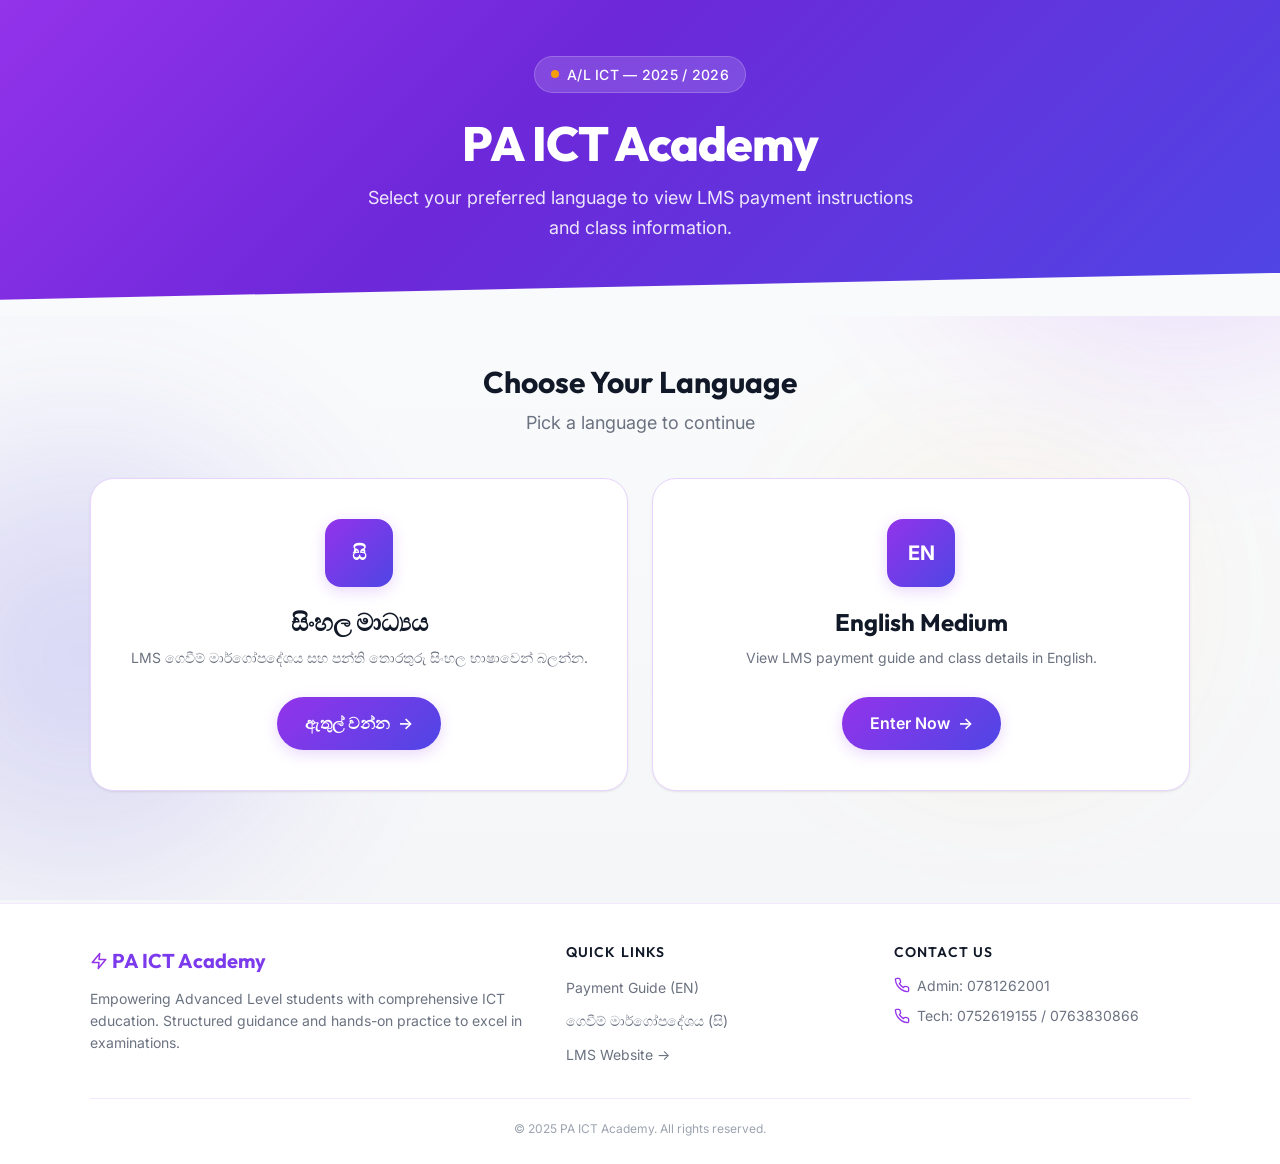
<file: index.html>
<!DOCTYPE html>
<html lang="en">

<head>
  <meta charset="UTF-8">
  <meta name="viewport" content="width=device-width, initial-scale=1.0">
  <meta name="description"
    content="PA ICT Academy — A/L ICT Student Portal. Payment information, LMS guide, and class details.">
  <title>PA ICT Academy | Student Payment Portal</title>
  <link rel="stylesheet" href="css/styles.css">
  <link rel="icon"
    href="data:image/svg+xml,<svg xmlns='http://www.w3.org/2000/svg' viewBox='0 0 100 100'><text y='.9em' font-size='90'>⚡</text></svg>">
</head>

<body>

  <div class="bg-shapes">
    <div class="shape shape-1"></div>
    <div class="shape shape-2"></div>
    <div class="shape shape-3"></div>
  </div>

  <!-- Hero -->
  <section class="hero hero-clip">
    <div class="container container--wide hero__content" style="text-align:center;">
      <div class="hero__badge" style="margin-inline:auto;">
        <span class="dot"></span>
        A/L ICT — 2025 / 2026
      </div>
      <h1 class="hero__title">PA ICT Academy</h1>
      <p class="hero__subtitle" style="margin-inline:auto;">
        Select your preferred language to view LMS payment instructions and class information.
      </p>
    </div>
  </section>

  <!-- Language Selection -->
  <section class="lang-section">
    <div class="container container--wide">
      <div class="lang-section__heading reveal">
        <h2>Choose Your Language</h2>
        <p>Pick a language to continue</p>
      </div>

      <div class="lang-grid">
        <div class="lang-card reveal reveal-delay-1">
          <div class="lang-card__icon">සි</div>
          <h3 class="lang-card__title">සිංහල මාධ්‍යය</h3>
          <p class="lang-card__desc">
            LMS ගෙවීම් මාර්ගෝපදේශය සහ පන්ති තොරතුරු සිංහල භාෂාවෙන් බලන්න.
          </p>
          <a href="si.html" class="btn btn--primary" id="btn-sinhala">
            ඇතුල් වන්න <span class="btn__arrow">→</span>
          </a>
        </div>

        <div class="lang-card reveal reveal-delay-2">
          <div class="lang-card__icon">EN</div>
          <h3 class="lang-card__title">English Medium</h3>
          <p class="lang-card__desc">
            View LMS payment guide and class details in English.
          </p>
          <a href="en.html" class="btn btn--primary" id="btn-english">
            Enter Now <span class="btn__arrow">→</span>
          </a>
        </div>
      </div>
    </div>
  </section>

  <!-- Footer -->
  <footer class="footer">
    <div class="container container--wide">
      <div class="footer__grid">
        <div>
          <div class="footer__brand-name">
            <svg width="18" height="18" viewBox="0 0 24 24" fill="none" stroke="#9333ea" stroke-width="2"
              stroke-linecap="round" stroke-linejoin="round" style="vertical-align:-2px;">
              <polygon points="13 2 3 14 12 14 11 22 21 10 12 10 13 2" />
            </svg>
            PA ICT Academy
          </div>
          <p class="footer__brand-desc">
            Empowering Advanced Level students with comprehensive ICT education. Structured guidance and hands-on
            practice to excel in examinations.
          </p>
        </div>
        <div>
          <h4 class="footer__heading">Quick Links</h4>
          <ul class="footer__links">
            <li><a href="en.html">Payment Guide (EN)</a></li>
            <li><a href="si.html">ගෙවීම් මාර්ගෝපදේශය (සි)</a></li>
            <li><a href="https://pasinduathukorala.lk" target="_blank">LMS Website →</a></li>
          </ul>
        </div>
        <div>
          <h4 class="footer__heading">Contact Us</h4>
          <div class="footer__contact-item">
            <svg viewBox="0 0 24 24" fill="none" stroke="currentColor" stroke-width="2">
              <path
                d="M22 16.92v3a2 2 0 01-2.18 2 19.79 19.79 0 01-8.63-3.07 19.5 19.5 0 01-6-6 19.79 19.79 0 01-3.07-8.67A2 2 0 014.11 2h3a2 2 0 012 1.72c.127.96.361 1.903.7 2.81a2 2 0 01-.45 2.11L8.09 9.91a16 16 0 006 6l1.27-1.27a2 2 0 012.11-.45c.907.339 1.85.573 2.81.7A2 2 0 0122 16.92z" />
            </svg>
            <span>Admin: 0781262001</span>
          </div>
          <div class="footer__contact-item">
            <svg viewBox="0 0 24 24" fill="none" stroke="currentColor" stroke-width="2">
              <path
                d="M22 16.92v3a2 2 0 01-2.18 2 19.79 19.79 0 01-8.63-3.07 19.5 19.5 0 01-6-6 19.79 19.79 0 01-3.07-8.67A2 2 0 014.11 2h3a2 2 0 012 1.72c.127.96.361 1.903.7 2.81a2 2 0 01-.45 2.11L8.09 9.91a16 16 0 006 6l1.27-1.27a2 2 0 012.11-.45c.907.339 1.85.573 2.81.7A2 2 0 0122 16.92z" />
            </svg>
            <span>Tech: 0752619155 / 0763830866</span>
          </div>
        </div>
      </div>
      <div class="footer__bottom">
        &copy; 2025 PA ICT Academy. All rights reserved.
      </div>
    </div>
  </footer>

  <script src="js/app.js"></script>
</body>

</html>
</file>
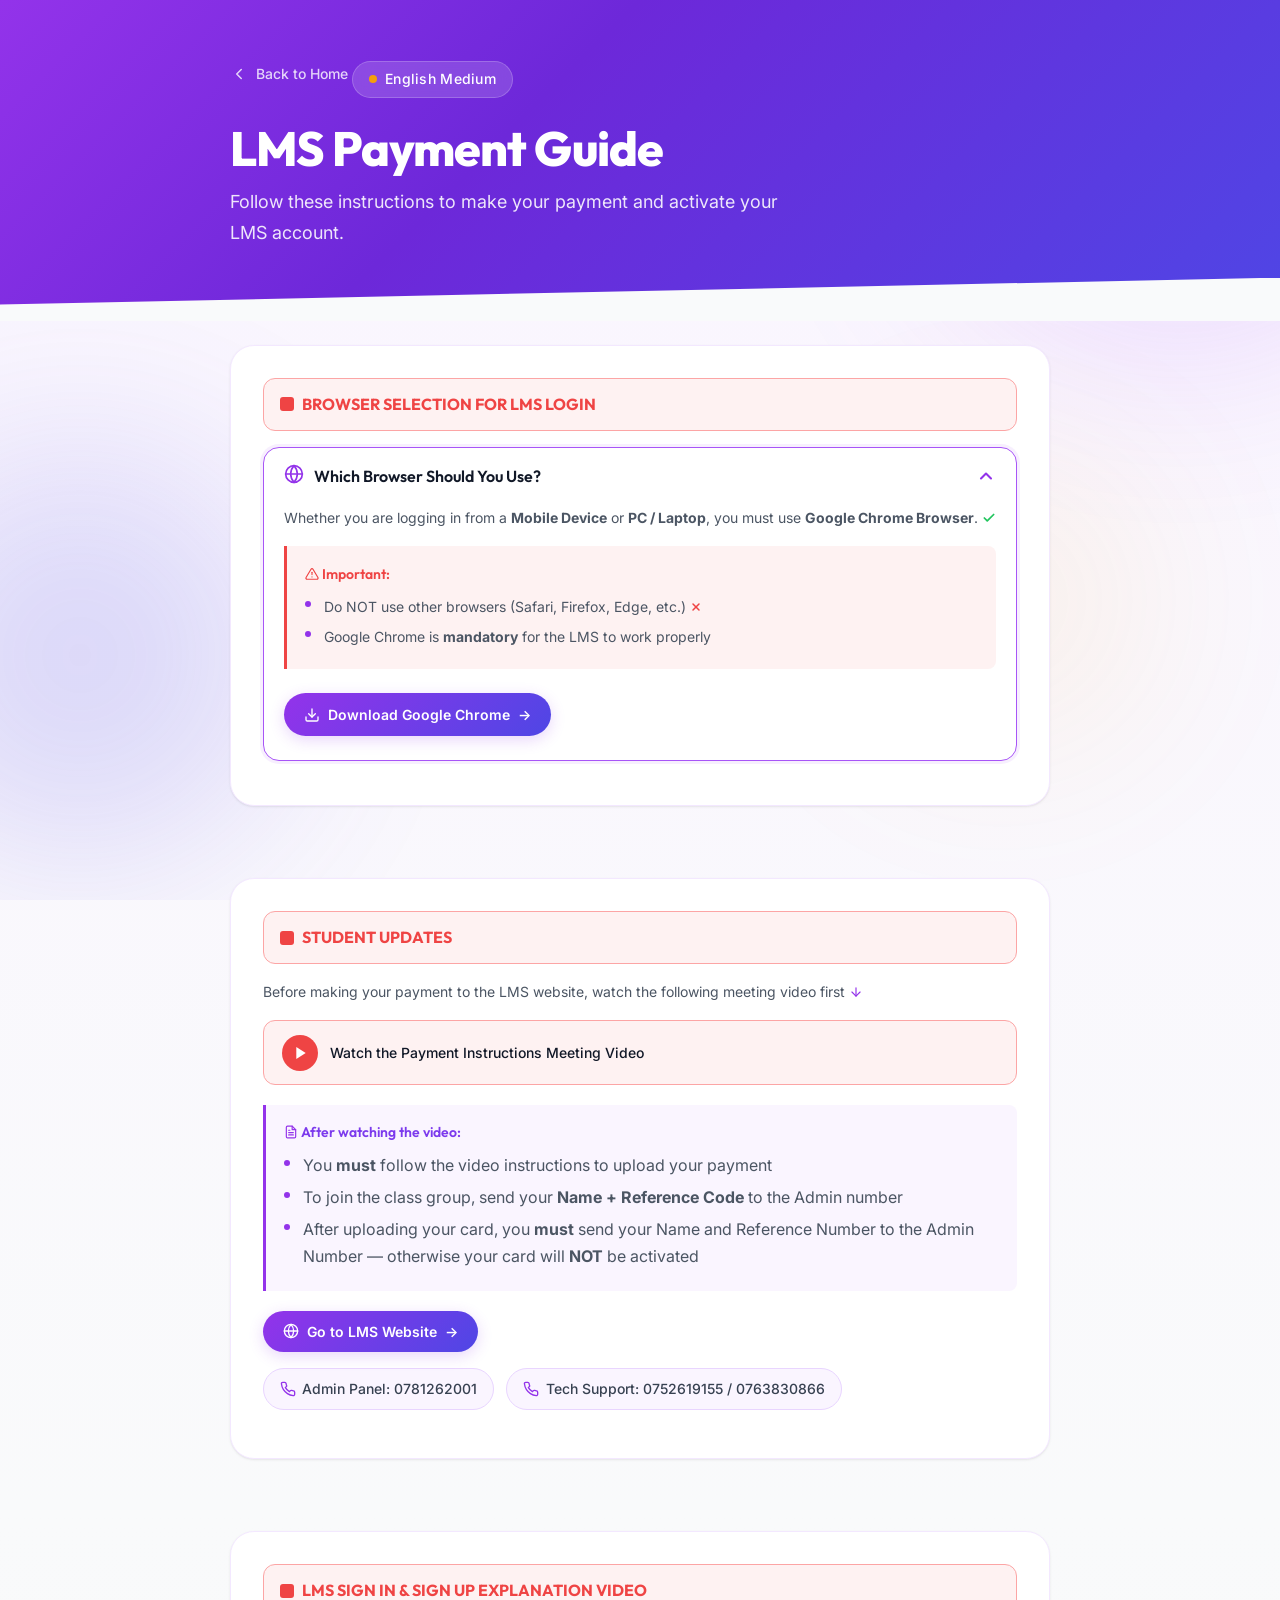
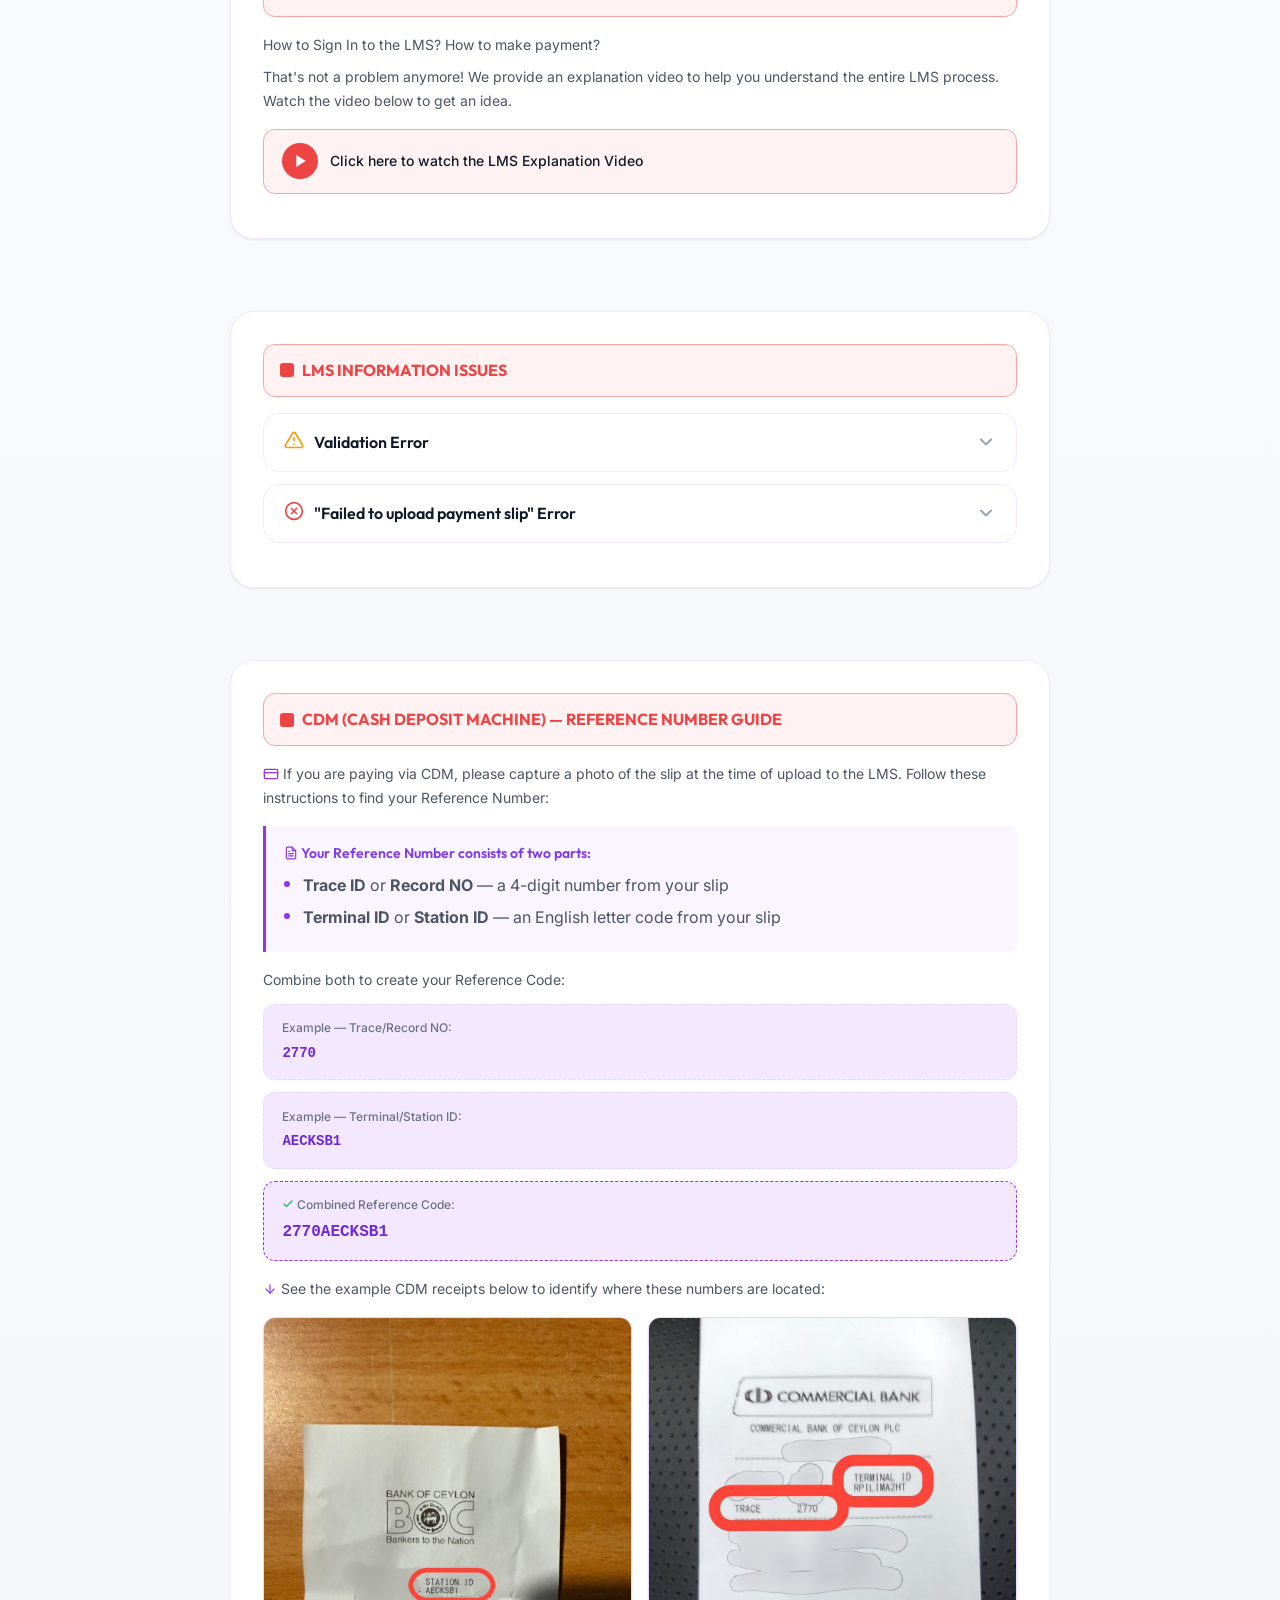
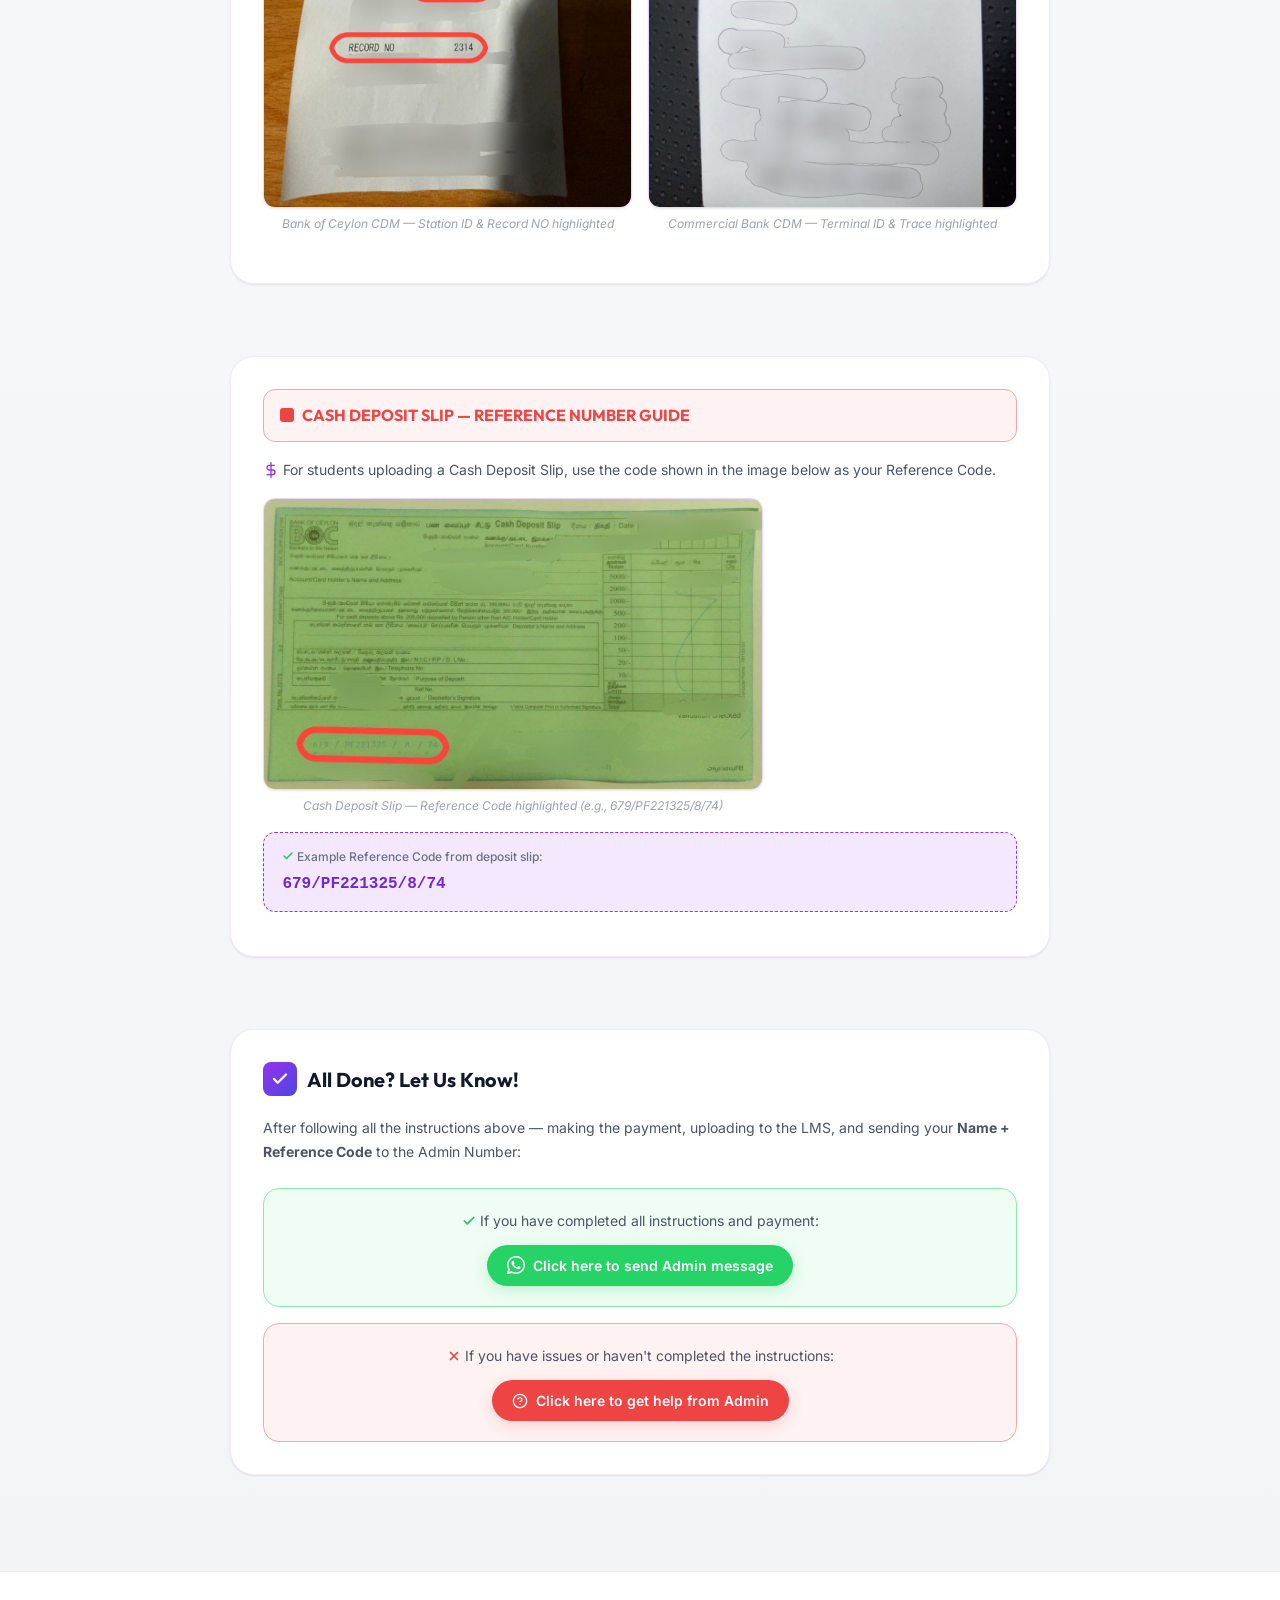
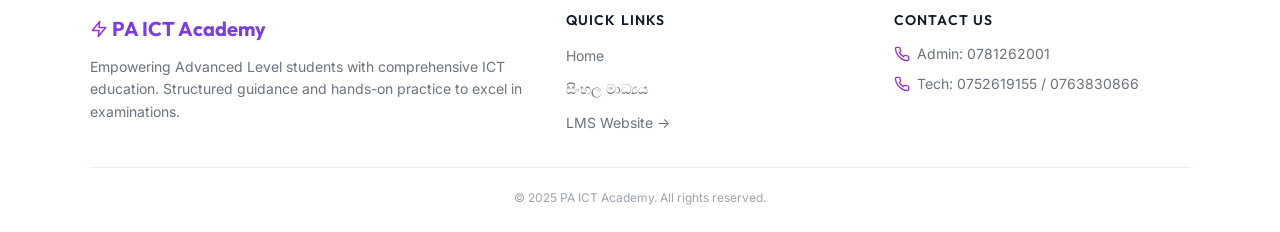
<file: en.html>
<!DOCTYPE html>
<html lang="en">

<head>
    <meta charset="UTF-8">
    <meta name="viewport" content="width=device-width, initial-scale=1.0">
    <meta name="description"
        content="PA ICT Academy — LMS Payment Guide. How to get reference numbers, upload payment slips, and access classes.">
    <title>LMS Payment Guide — PA ICT Academy</title>
    <link rel="stylesheet" href="css/styles.css">
    <link rel="icon"
        href="data:image/svg+xml,<svg xmlns='http://www.w3.org/2000/svg' viewBox='0 0 100 100'><text y='.9em' font-size='90'>⚡</text></svg>">
</head>

<body>

    <div class="bg-shapes">
        <div class="shape shape-1"></div>
        <div class="shape shape-2"></div>
        <div class="shape shape-3"></div>
    </div>

    <!-- Hero -->
    <section class="hero hero-clip">
        <div class="container hero__content">
            <a href="index.html" class="nav-back">
                <svg viewBox="0 0 24 24" fill="none" stroke="currentColor" stroke-width="2" stroke-linecap="round"
                    stroke-linejoin="round">
                    <polyline points="15 18 9 12 15 6" />
                </svg>
                Back to Home
            </a>
            <div class="hero__badge">
                <span class="dot"></span>
                English Medium
            </div>
            <h1 class="hero__title">LMS Payment Guide</h1>
            <p class="hero__subtitle">
                Follow these instructions to make your payment and activate your LMS account.
            </p>
        </div>
    </section>

    <!-- SECTION 1: Browser Selection -->
    <section class="content-section">
        <div class="container">
            <div class="card reveal">
                <div class="section-header">
                    <span class="section-header__dot"></span>
                    BROWSER SELECTION FOR LMS LOGIN
                </div>

                <div class="accordion active" id="acc-browser">
                    <button class="accordion__trigger" aria-expanded="true">
                        <span class="accordion__trigger-left">
                            <span class="accordion__trigger-icon"><svg width="20" height="20" viewBox="0 0 24 24"
                                    fill="none" stroke="#9333ea" stroke-width="2" stroke-linecap="round"
                                    stroke-linejoin="round">
                                    <circle cx="12" cy="12" r="10" />
                                    <line x1="2" y1="12" x2="22" y2="12" />
                                    <path
                                        d="M12 2a15.3 15.3 0 014 10 15.3 15.3 0 01-4 10 15.3 15.3 0 01-4-10 15.3 15.3 0 014-10z" />
                                </svg></span>
                            Which Browser Should You Use?
                        </span>
                        <svg class="accordion__chevron" viewBox="0 0 24 24" fill="none" stroke="currentColor"
                            stroke-width="2.5" stroke-linecap="round" stroke-linejoin="round">
                            <polyline points="6 9 12 15 18 9" />
                        </svg>
                    </button>
                    <div class="accordion__panel" style="max-height:none;">
                        <div class="accordion__content">
                            <p>
                                Whether you are logging in from a <strong>Mobile Device</strong> or <strong>PC /
                                    Laptop</strong>, you must use <strong>Google Chrome Browser</strong>.
                                <svg width="14" height="14" viewBox="0 0 24 24" fill="none" stroke="#22c55e"
                                    stroke-width="3" stroke-linecap="round" stroke-linejoin="round"
                                    style="vertical-align:-2px;">
                                    <polyline points="20 6 9 17 4 12" />
                                </svg>
                            </p>

                            <div class="info-block info-block--warning">
                                <div class="info-block__title">
                                    <svg width="14" height="14" viewBox="0 0 24 24" fill="none" stroke="#ef4444"
                                        stroke-width="2" stroke-linecap="round" stroke-linejoin="round"
                                        style="vertical-align:-2px;">
                                        <path
                                            d="M10.29 3.86L1.82 18a2 2 0 001.71 3h16.94a2 2 0 001.71-3L13.71 3.86a2 2 0 00-3.42 0z" />
                                        <line x1="12" y1="9" x2="12" y2="13" />
                                        <line x1="12" y1="17" x2="12.01" y2="17" />
                                    </svg>
                                    Important:
                                </div>
                                <ul class="info-block__list">
                                    <li>Do NOT use other browsers (Safari, Firefox, Edge, etc.)
                                        <svg width="12" height="12" viewBox="0 0 24 24" fill="none" stroke="#ef4444"
                                            stroke-width="3" stroke-linecap="round" stroke-linejoin="round"
                                            style="vertical-align:-1px;">
                                            <line x1="18" y1="6" x2="6" y2="18" />
                                            <line x1="6" y1="6" x2="18" y2="18" />
                                        </svg>
                                    </li>
                                    <li>Google Chrome is <strong>mandatory</strong> for the LMS to work properly</li>
                                </ul>
                            </div>

                            <a href="https://play.google.com/store/apps/details?id=com.android.chrome" target="_blank"
                                class="btn btn--primary btn--sm" style="margin-top:0.5rem;">
                                <svg width="16" height="16" viewBox="0 0 24 24" fill="none" stroke="currentColor"
                                    stroke-width="2" stroke-linecap="round" stroke-linejoin="round">
                                    <path d="M21 15v4a2 2 0 01-2 2H5a2 2 0 01-2-2v-4" />
                                    <polyline points="7 10 12 15 17 10" />
                                    <line x1="12" y1="15" x2="12" y2="3" />
                                </svg>
                                Download Google Chrome
                                <span class="btn__arrow">→</span>
                            </a>
                        </div>
                    </div>
                </div>
            </div>
        </div>
    </section>

    <!-- SECTION 2: Student Updates -->
    <section class="content-section">
        <div class="container">
            <div class="card reveal">
                <div class="section-header">
                    <span class="section-header__dot"></span>
                    STUDENT UPDATES
                </div>

                <p style="margin-bottom:1rem; font-size:0.875rem; color:#4b5563;">
                    Before making your payment to the LMS website, watch the following meeting video first
                    <svg width="14" height="14" viewBox="0 0 24 24" fill="none" stroke="#9333ea" stroke-width="2"
                        stroke-linecap="round" stroke-linejoin="round" style="vertical-align:-2px;">
                        <line x1="12" y1="5" x2="12" y2="19" />
                        <polyline points="19 12 12 19 5 12" />
                    </svg>
                </p>

                <a href="https://youtu.be/fWViFw2k_ic" target="_blank" class="video-link">
                    <span class="play-icon">
                        <svg viewBox="0 0 24 24" fill="currentColor">
                            <polygon points="5 3 19 12 5 21 5 3" />
                        </svg>
                    </span>
                    <span>Watch the Payment Instructions Meeting Video</span>
                </a>

                <div class="info-block" style="margin-top:1.25rem;">
                    <div class="info-block__title">
                        <svg width="14" height="14" viewBox="0 0 24 24" fill="none" stroke="#9333ea" stroke-width="2"
                            stroke-linecap="round" stroke-linejoin="round" style="vertical-align:-2px;">
                            <path d="M14 2H6a2 2 0 00-2 2v16a2 2 0 002 2h12a2 2 0 002-2V8z" />
                            <polyline points="14 2 14 8 20 8" />
                            <line x1="16" y1="13" x2="8" y2="13" />
                            <line x1="16" y1="17" x2="8" y2="17" />
                            <polyline points="10 9 9 9 8 9" />
                        </svg>
                        After watching the video:
                    </div>
                    <ul class="info-block__list">
                        <li>You <strong>must</strong> follow the video instructions to upload your payment</li>
                        <li>To join the class group, send your <strong>Name + Reference Code</strong> to the Admin
                            number</li>
                        <li>After uploading your card, you <strong>must</strong> send your Name and Reference Number to
                            the Admin Number — otherwise your card will <strong>NOT</strong> be activated</li>
                    </ul>
                </div>

                <div style="margin-top:1.25rem; display:flex; flex-wrap:wrap; gap:0.75rem; align-items:center;">
                    <a href="https://pasinduathukorala.lk" target="_blank" class="btn btn--primary btn--sm">
                        <svg width="16" height="16" viewBox="0 0 24 24" fill="none" stroke="currentColor"
                            stroke-width="2" stroke-linecap="round" stroke-linejoin="round">
                            <circle cx="12" cy="12" r="10" />
                            <line x1="2" y1="12" x2="22" y2="12" />
                            <path
                                d="M12 2a15.3 15.3 0 014 10 15.3 15.3 0 01-4 10 15.3 15.3 0 01-4-10 15.3 15.3 0 014-10z" />
                        </svg>
                        Go to LMS Website
                        <span class="btn__arrow">→</span>
                    </a>
                </div>

                <div class="contact-chips" style="margin-top:1rem;">
                    <div class="contact-chip">
                        <svg viewBox="0 0 24 24" fill="none" stroke="currentColor" stroke-width="2">
                            <path
                                d="M22 16.92v3a2 2 0 01-2.18 2 19.79 19.79 0 01-8.63-3.07 19.5 19.5 0 01-6-6 19.79 19.79 0 01-3.07-8.67A2 2 0 014.11 2h3a2 2 0 012 1.72c.127.96.361 1.903.7 2.81a2 2 0 01-.45 2.11L8.09 9.91a16 16 0 006 6l1.27-1.27a2 2 0 012.11-.45c.907.339 1.85.573 2.81.7A2 2 0 0122 16.92z" />
                        </svg>
                        Admin Panel: 0781262001
                    </div>
                    <div class="contact-chip">
                        <svg viewBox="0 0 24 24" fill="none" stroke="currentColor" stroke-width="2">
                            <path
                                d="M22 16.92v3a2 2 0 01-2.18 2 19.79 19.79 0 01-8.63-3.07 19.5 19.5 0 01-6-6 19.79 19.79 0 01-3.07-8.67A2 2 0 014.11 2h3a2 2 0 012 1.72c.127.96.361 1.903.7 2.81a2 2 0 01-.45 2.11L8.09 9.91a16 16 0 006 6l1.27-1.27a2 2 0 012.11-.45c.907.339 1.85.573 2.81.7A2 2 0 0122 16.92z" />
                        </svg>
                        Tech Support: 0752619155 / 0763830866
                    </div>
                </div>
            </div>
        </div>
    </section>

    <!-- SECTION 3: LMS Sign In / Sign Up Video -->
    <section class="content-section">
        <div class="container">
            <div class="card reveal">
                <div class="section-header">
                    <span class="section-header__dot"></span>
                    LMS SIGN IN &amp; SIGN UP EXPLANATION VIDEO
                </div>

                <p style="font-size:0.875rem; color:#4b5563; margin-bottom:0.5rem;">
                    How to Sign In to the LMS? How to make payment?
                </p>
                <p style="font-size:0.875rem; color:#4b5563; margin-bottom:1rem;">
                    That's not a problem anymore! We provide an explanation video to help you understand the entire LMS
                    process. Watch the video below to get an idea.
                </p>

                <a href="https://youtu.be/ASSriwLZ1oU" target="_blank" class="video-link">
                    <span class="play-icon">
                        <svg viewBox="0 0 24 24" fill="currentColor">
                            <polygon points="5 3 19 12 5 21 5 3" />
                        </svg>
                    </span>
                    <span>Click here to watch the LMS Explanation Video</span>
                </a>
            </div>
        </div>
    </section>

    <!-- SECTION 4: LMS Information Issues -->
    <section class="content-section">
        <div class="container">
            <div class="card reveal">
                <div class="section-header">
                    <span class="section-header__dot"></span>
                    LMS INFORMATION ISSUES
                </div>

                <div class="accordion" id="acc-validation">
                    <button class="accordion__trigger" aria-expanded="false">
                        <span class="accordion__trigger-left">
                            <span class="accordion__trigger-icon"><svg width="20" height="20" viewBox="0 0 24 24"
                                    fill="none" stroke="#f59e0b" stroke-width="2" stroke-linecap="round"
                                    stroke-linejoin="round">
                                    <path
                                        d="M10.29 3.86L1.82 18a2 2 0 001.71 3h16.94a2 2 0 001.71-3L13.71 3.86a2 2 0 00-3.42 0z" />
                                    <line x1="12" y1="9" x2="12" y2="13" />
                                    <line x1="12" y1="17" x2="12.01" y2="17" />
                                </svg></span>
                            Validation Error
                        </span>
                        <svg class="accordion__chevron" viewBox="0 0 24 24" fill="none" stroke="currentColor"
                            stroke-width="2.5" stroke-linecap="round" stroke-linejoin="round">
                            <polyline points="6 9 12 15 18 9" />
                        </svg>
                    </button>
                    <div class="accordion__panel">
                        <div class="accordion__content">
                            <p>
                                If you get this error when logging into the LMS, the reason is that the <strong>Phone
                                    Number</strong> you entered must contain exactly <strong>10 characters</strong> (10
                                digits).
                            </p>
                            <div class="info-block info-block--warning">
                                <div class="info-block__title">
                                    <svg width="14" height="14" viewBox="0 0 24 24" fill="none" stroke="#ef4444"
                                        stroke-width="3" stroke-linecap="round" stroke-linejoin="round"
                                        style="vertical-align:-2px;">
                                        <line x1="18" y1="6" x2="6" y2="18" />
                                        <line x1="6" y1="6" x2="18" y2="18" />
                                    </svg>
                                    Do NOT do these:
                                </div>
                                <ul class="info-block__list">
                                    <li>Do not give short/abbreviated answers</li>
                                    <li>Enter the <strong>full name</strong> of your school when inputting it</li>
                                    <li>Enter your <strong>full address</strong> — do not shorten it</li>
                                </ul>
                            </div>
                        </div>
                    </div>
                </div>

                <div class="accordion" id="acc-upload-error">
                    <button class="accordion__trigger" aria-expanded="false">
                        <span class="accordion__trigger-left">
                            <span class="accordion__trigger-icon"><svg width="20" height="20" viewBox="0 0 24 24"
                                    fill="none" stroke="#ef4444" stroke-width="2" stroke-linecap="round"
                                    stroke-linejoin="round">
                                    <circle cx="12" cy="12" r="10" />
                                    <line x1="15" y1="9" x2="9" y2="15" />
                                    <line x1="9" y1="9" x2="15" y2="15" />
                                </svg></span>
                            "Failed to upload payment slip" Error
                        </span>
                        <svg class="accordion__chevron" viewBox="0 0 24 24" fill="none" stroke="currentColor"
                            stroke-width="2.5" stroke-linecap="round" stroke-linejoin="round">
                            <polyline points="6 9 12 15 18 9" />
                        </svg>
                    </button>
                    <div class="accordion__panel">
                        <div class="accordion__content">
                            <p>
                                Some students who have already made payments to the LMS may face issues when uploading
                                the payment slip (see Picture 1 below).
                            </p>
                            <p>
                                <svg width="14" height="14" viewBox="0 0 24 24" fill="none" stroke="#9333ea"
                                    stroke-width="2" stroke-linecap="round" stroke-linejoin="round"
                                    style="vertical-align:-2px;">
                                    <path d="M4 19.5A2.5 2.5 0 016.5 17H20" />
                                    <path d="M6.5 2H20v20H6.5A2.5 2.5 0 014 19.5v-15A2.5 2.5 0 016.5 2z" />
                                </svg>
                                After you correctly enter the reference code, when uploading the payment slip —
                                especially from a <strong>Mobile Device</strong> — you'll see several options (see
                                Picture 2). You <strong>must</strong> select the <strong>"Media Picker"</strong> option,
                                which is your <strong>local device storage</strong>.
                            </p>

                            <div class="info-block info-block--warning">
                                <div class="info-block__title">
                                    <svg width="14" height="14" viewBox="0 0 24 24" fill="none" stroke="#ef4444"
                                        stroke-width="2" stroke-linecap="round" stroke-linejoin="round"
                                        style="vertical-align:-2px;">
                                        <path
                                            d="M10.29 3.86L1.82 18a2 2 0 001.71 3h16.94a2 2 0 001.71-3L13.71 3.86a2 2 0 00-3.42 0z" />
                                        <line x1="12" y1="9" x2="12" y2="13" />
                                        <line x1="12" y1="17" x2="12.01" y2="17" />
                                    </svg>
                                    Important Rules:
                                </div>
                                <ul class="info-block__list">
                                    <li>Do <strong>NOT</strong> browse and upload from Google Drive
                                        <svg width="12" height="12" viewBox="0 0 24 24" fill="none" stroke="#ef4444"
                                            stroke-width="3" stroke-linecap="round" stroke-linejoin="round"
                                            style="vertical-align:-1px;">
                                            <line x1="18" y1="6" x2="6" y2="18" />
                                            <line x1="6" y1="6" x2="18" y2="18" />
                                        </svg>
                                    </li>
                                    <li>You <strong>must</strong> upload from your phone's local storage
                                        <svg width="12" height="12" viewBox="0 0 24 24" fill="none" stroke="#22c55e"
                                            stroke-width="3" stroke-linecap="round" stroke-linejoin="round"
                                            style="vertical-align:-1px;">
                                            <polyline points="20 6 9 17 4 12" />
                                        </svg>
                                    </li>
                                    <li>Do NOT use any Cloud Storage for uploading</li>
                                </ul>
                            </div>

                            <div class="img-grid">
                                <div>
                                    <img src="images/1.jpg" alt="Failed to upload payment slip error message">
                                    <p class="img-caption">Picture 1 — "Failed to upload payment slip" error</p>
                                </div>
                                <div>
                                    <img src="images/2.jpg" alt="Upload options showing Media Picker">
                                    <p class="img-caption">Picture 2 — Select "Media Picker" from options</p>
                                </div>
                            </div>
                        </div>
                    </div>
                </div>
            </div>
        </div>
    </section>

    <!-- SECTION 5: CDM Reference Number Guide -->
    <section class="content-section">
        <div class="container">
            <div class="card reveal">
                <div class="section-header">
                    <span class="section-header__dot"></span>
                    CDM (CASH DEPOSIT MACHINE) — REFERENCE NUMBER GUIDE
                </div>

                <p style="font-size:0.875rem; color:#4b5563; margin-bottom:1rem;">
                    <svg width="16" height="16" viewBox="0 0 24 24" fill="none" stroke="#9333ea" stroke-width="2"
                        stroke-linecap="round" stroke-linejoin="round" style="vertical-align:-3px;">
                        <rect x="2" y="5" width="20" height="14" rx="2" />
                        <line x1="2" y1="10" x2="22" y2="10" />
                    </svg>
                    If you are paying via CDM, please capture a photo of the slip at the time of upload to the LMS.
                    Follow these instructions to find your Reference Number:
                </p>

                <div class="info-block">
                    <div class="info-block__title">
                        <svg width="14" height="14" viewBox="0 0 24 24" fill="none" stroke="#9333ea" stroke-width="2"
                            stroke-linecap="round" stroke-linejoin="round" style="vertical-align:-2px;">
                            <path d="M14 2H6a2 2 0 00-2 2v16a2 2 0 002 2h12a2 2 0 002-2V8z" />
                            <polyline points="14 2 14 8 20 8" />
                            <line x1="16" y1="13" x2="8" y2="13" />
                            <line x1="16" y1="17" x2="8" y2="17" />
                            <polyline points="10 9 9 9 8 9" />
                        </svg>
                        Your Reference Number consists of two parts:
                    </div>
                    <ul class="info-block__list">
                        <li><strong>Trace ID</strong> or <strong>Record NO</strong> — a 4-digit number from your slip
                        </li>
                        <li><strong>Terminal ID</strong> or <strong>Station ID</strong> — an English letter code from
                            your slip</li>
                    </ul>
                </div>

                <p style="font-size:0.875rem; color:#4b5563; margin:1rem 0 0.5rem;">Combine both to create your
                    Reference Code:</p>

                <div class="example-box">
                    <span class="label">Example — Trace/Record NO:</span>
                    2770
                </div>

                <div class="example-box">
                    <span class="label">Example — Terminal/Station ID:</span>
                    AECKSB1
                </div>

                <div class="example-box" style="background:#f3e8ff; border-color:#9333ea; font-size:1rem;">
                    <span class="label">
                        <svg width="12" height="12" viewBox="0 0 24 24" fill="none" stroke="#22c55e" stroke-width="3"
                            stroke-linecap="round" stroke-linejoin="round" style="vertical-align:-1px;">
                            <polyline points="20 6 9 17 4 12" />
                        </svg>
                        Combined Reference Code:
                    </span>
                    2770AECKSB1
                </div>

                <p style="font-size:0.875rem; color:#4b5563; margin:1rem 0 0.75rem;">
                    <svg width="14" height="14" viewBox="0 0 24 24" fill="none" stroke="#9333ea" stroke-width="2"
                        stroke-linecap="round" stroke-linejoin="round" style="vertical-align:-2px;">
                        <line x1="12" y1="5" x2="12" y2="19" />
                        <polyline points="19 12 12 19 5 12" />
                    </svg>
                    See the example CDM receipts below to identify where these numbers are located:
                </p>

                <div class="img-grid">
                    <div>
                        <img src="images/cdm1.jpg" alt="CDM receipt showing Station ID and Record NO">
                        <p class="img-caption">Bank of Ceylon CDM — Station ID &amp; Record NO highlighted</p>
                    </div>
                    <div>
                        <img src="images/cdm2.jpg" alt="CDM receipt showing Terminal ID and Trace number">
                        <p class="img-caption">Commercial Bank CDM — Terminal ID &amp; Trace highlighted</p>
                    </div>
                </div>
            </div>
        </div>
    </section>

    <!-- SECTION 6: Cash Deposit Slip Reference -->
    <section class="content-section">
        <div class="container">
            <div class="card reveal">
                <div class="section-header">
                    <span class="section-header__dot"></span>
                    CASH DEPOSIT SLIP — REFERENCE NUMBER GUIDE
                </div>

                <p style="font-size:0.875rem; color:#4b5563; margin-bottom:1rem;">
                    <svg width="16" height="16" viewBox="0 0 24 24" fill="none" stroke="#9333ea" stroke-width="2"
                        stroke-linecap="round" stroke-linejoin="round" style="vertical-align:-3px;">
                        <line x1="12" y1="1" x2="12" y2="23" />
                        <path d="M17 5H9.5a3.5 3.5 0 000 7h5a3.5 3.5 0 010 7H6" />
                    </svg>
                    For students uploading a Cash Deposit Slip, use the code shown in the image below as your Reference
                    Code.
                </p>

                <div class="img-single">
                    <img src="images/cds.jpg" alt="Cash Deposit Slip showing reference code location">
                    <p class="img-caption">Cash Deposit Slip — Reference Code highlighted (e.g., 679/PF221325/8/74)</p>
                </div>

                <div class="example-box"
                    style="margin-top:1rem; background:#f3e8ff; border-color:#9333ea; font-size:1rem;">
                    <span class="label">
                        <svg width="12" height="12" viewBox="0 0 24 24" fill="none" stroke="#22c55e" stroke-width="3"
                            stroke-linecap="round" stroke-linejoin="round" style="vertical-align:-1px;">
                            <polyline points="20 6 9 17 4 12" />
                        </svg>
                        Example Reference Code from deposit slip:
                    </span>
                    679/PF221325/8/74
                </div>
            </div>
        </div>
    </section>

    <!-- SECTION 7: Final CTA — Confirmation -->
    <section class="content-section">
        <div class="container">
            <div class="card reveal">
                <div class="card__header">
                    <h2 class="card__title">
                        <span class="card__title-icon">
                            <svg width="18" height="18" viewBox="0 0 24 24" fill="none" stroke="#fff" stroke-width="3"
                                stroke-linecap="round" stroke-linejoin="round">
                                <polyline points="20 6 9 17 4 12" />
                            </svg>
                        </span>
                        All Done? Let Us Know!
                    </h2>
                </div>

                <p style="font-size:0.875rem; color:#4b5563; margin-bottom:0.5rem;">
                    After following all the instructions above — making the payment, uploading to the LMS, and sending
                    your <strong>Name + Reference Code</strong> to the Admin Number:
                </p>

                <div class="cta-section">
                    <div class="cta-box cta-box--success">
                        <p>
                            <svg width="14" height="14" viewBox="0 0 24 24" fill="none" stroke="#22c55e"
                                stroke-width="3" stroke-linecap="round" stroke-linejoin="round"
                                style="vertical-align:-2px;">
                                <polyline points="20 6 9 17 4 12" />
                            </svg>
                            If you have completed all instructions and payment:
                        </p>
                        <a href="https://wa.me/94781262001?text=All%20Instructions%20Done%20and%20Clear%E2%9C%85%0A%0AI%20already%20did%20the%20payment%20and%20Sent%20you%20my%20Reference%20Code%20and%20Name%0A%0A"
                            target="_blank" class="btn btn--whatsapp btn--sm">
                            <svg width="18" height="18" viewBox="0 0 24 24" fill="currentColor">
                                <path
                                    d="M17.472 14.382c-.297-.149-1.758-.867-2.03-.967-.273-.099-.471-.148-.67.15-.197.297-.767.966-.94 1.164-.173.199-.347.223-.644.075-.297-.15-1.255-.463-2.39-1.475-.883-.788-1.48-1.761-1.653-2.059-.173-.297-.018-.458.13-.606.134-.133.298-.347.446-.52.149-.174.198-.298.298-.497.099-.198.05-.371-.025-.52-.075-.149-.669-1.612-.916-2.207-.242-.579-.487-.5-.669-.51-.173-.008-.371-.01-.57-.01-.198 0-.52.074-.792.372-.272.297-1.04 1.016-1.04 2.479 0 1.462 1.065 2.875 1.213 3.074.149.198 2.096 3.2 5.077 4.487.709.306 1.262.489 1.694.625.712.227 1.36.195 1.871.118.571-.085 1.758-.719 2.006-1.413.248-.694.248-1.289.173-1.413-.074-.124-.272-.198-.57-.347z" />
                                <path
                                    d="M12 0C5.373 0 0 5.373 0 12c0 2.146.559 4.162 1.543 5.908L.057 23.678a.5.5 0 00.621.62l5.834-1.508A11.937 11.937 0 0012 24c6.627 0 12-5.373 12-12S18.627 0 12 0zm0 22c-1.934 0-3.755-.537-5.308-1.47l-.38-.226-3.463.896.922-3.398-.248-.394A9.96 9.96 0 012 12C2 6.486 6.486 2 12 2s10 4.486 10 10-4.486 10-10 10z" />
                            </svg>
                            Click here to send Admin message
                        </a>
                    </div>

                    <div class="cta-box cta-box--danger">
                        <p>
                            <svg width="14" height="14" viewBox="0 0 24 24" fill="none" stroke="#ef4444"
                                stroke-width="3" stroke-linecap="round" stroke-linejoin="round"
                                style="vertical-align:-2px;">
                                <line x1="18" y1="6" x2="6" y2="18" />
                                <line x1="6" y1="6" x2="18" y2="18" />
                            </svg>
                            If you have issues or haven't completed the instructions:
                        </p>
                        <a href="https://wa.me/94781262001?text=I%20didn't%20complete%20my%20Instructions%20or%20Payment%20to%20the%20LMS%20%E2%9D%8E.%0AI%20need%20Help"
                            target="_blank" class="btn btn--danger btn--sm">
                            <svg width="16" height="16" viewBox="0 0 24 24" fill="none" stroke="currentColor"
                                stroke-width="2" stroke-linecap="round" stroke-linejoin="round">
                                <circle cx="12" cy="12" r="10" />
                                <path d="M9.09 9a3 3 0 015.83 1c0 2-3 3-3 3" />
                                <line x1="12" y1="17" x2="12.01" y2="17" />
                            </svg>
                            Click here to get help from Admin
                        </a>
                    </div>
                </div>
            </div>
        </div>
    </section>

    <!-- Footer -->
    <footer class="footer">
        <div class="container container--wide">
            <div class="footer__grid">
                <div>
                    <div class="footer__brand-name">
                        <svg width="18" height="18" viewBox="0 0 24 24" fill="none" stroke="#9333ea" stroke-width="2"
                            stroke-linecap="round" stroke-linejoin="round" style="vertical-align:-2px;">
                            <polygon points="13 2 3 14 12 14 11 22 21 10 12 10 13 2" />
                        </svg>
                        PA ICT Academy
                    </div>
                    <p class="footer__brand-desc">
                        Empowering Advanced Level students with comprehensive ICT education. Structured guidance and
                        hands-on practice to excel in examinations.
                    </p>
                </div>
                <div>
                    <h4 class="footer__heading">Quick Links</h4>
                    <ul class="footer__links">
                        <li><a href="index.html">Home</a></li>
                        <li><a href="si.html">සිංහල මාධ්‍යය</a></li>
                        <li><a href="https://pasinduathukorala.lk" target="_blank">LMS Website →</a></li>
                    </ul>
                </div>
                <div>
                    <h4 class="footer__heading">Contact Us</h4>
                    <div class="footer__contact-item">
                        <svg viewBox="0 0 24 24" fill="none" stroke="currentColor" stroke-width="2">
                            <path
                                d="M22 16.92v3a2 2 0 01-2.18 2 19.79 19.79 0 01-8.63-3.07 19.5 19.5 0 01-6-6 19.79 19.79 0 01-3.07-8.67A2 2 0 014.11 2h3a2 2 0 012 1.72c.127.96.361 1.903.7 2.81a2 2 0 01-.45 2.11L8.09 9.91a16 16 0 006 6l1.27-1.27a2 2 0 012.11-.45c.907.339 1.85.573 2.81.7A2 2 0 0122 16.92z" />
                        </svg>
                        <span>Admin: 0781262001</span>
                    </div>
                    <div class="footer__contact-item">
                        <svg viewBox="0 0 24 24" fill="none" stroke="currentColor" stroke-width="2">
                            <path
                                d="M22 16.92v3a2 2 0 01-2.18 2 19.79 19.79 0 01-8.63-3.07 19.5 19.5 0 01-6-6 19.79 19.79 0 01-3.07-8.67A2 2 0 014.11 2h3a2 2 0 012 1.72c.127.96.361 1.903.7 2.81a2 2 0 01-.45 2.11L8.09 9.91a16 16 0 006 6l1.27-1.27a2 2 0 012.11-.45c.907.339 1.85.573 2.81.7A2 2 0 0122 16.92z" />
                        </svg>
                        <span>Tech: 0752619155 / 0763830866</span>
                    </div>
                </div>
            </div>
            <div class="footer__bottom">
                &copy; 2025 PA ICT Academy. All rights reserved.
            </div>
        </div>
    </footer>

    <script src="js/app.js"></script>
</body>

</html>
</file>
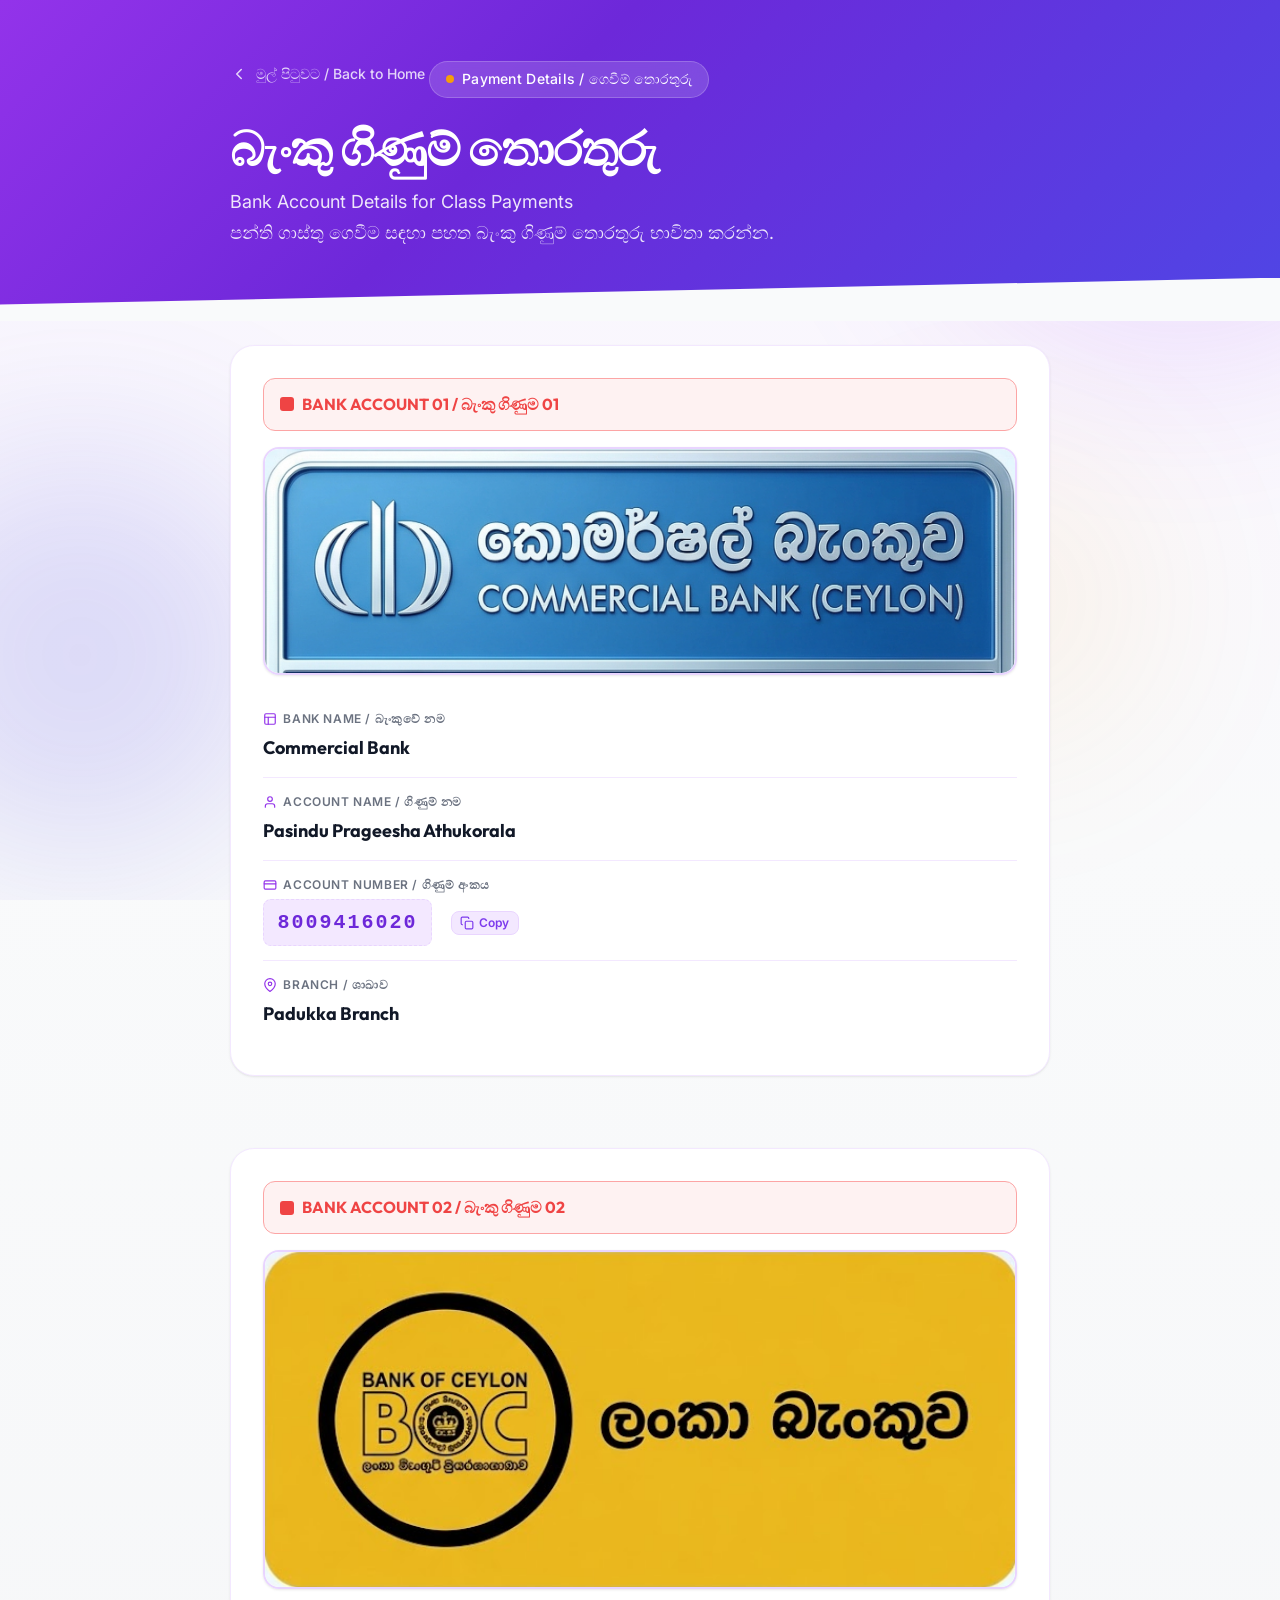
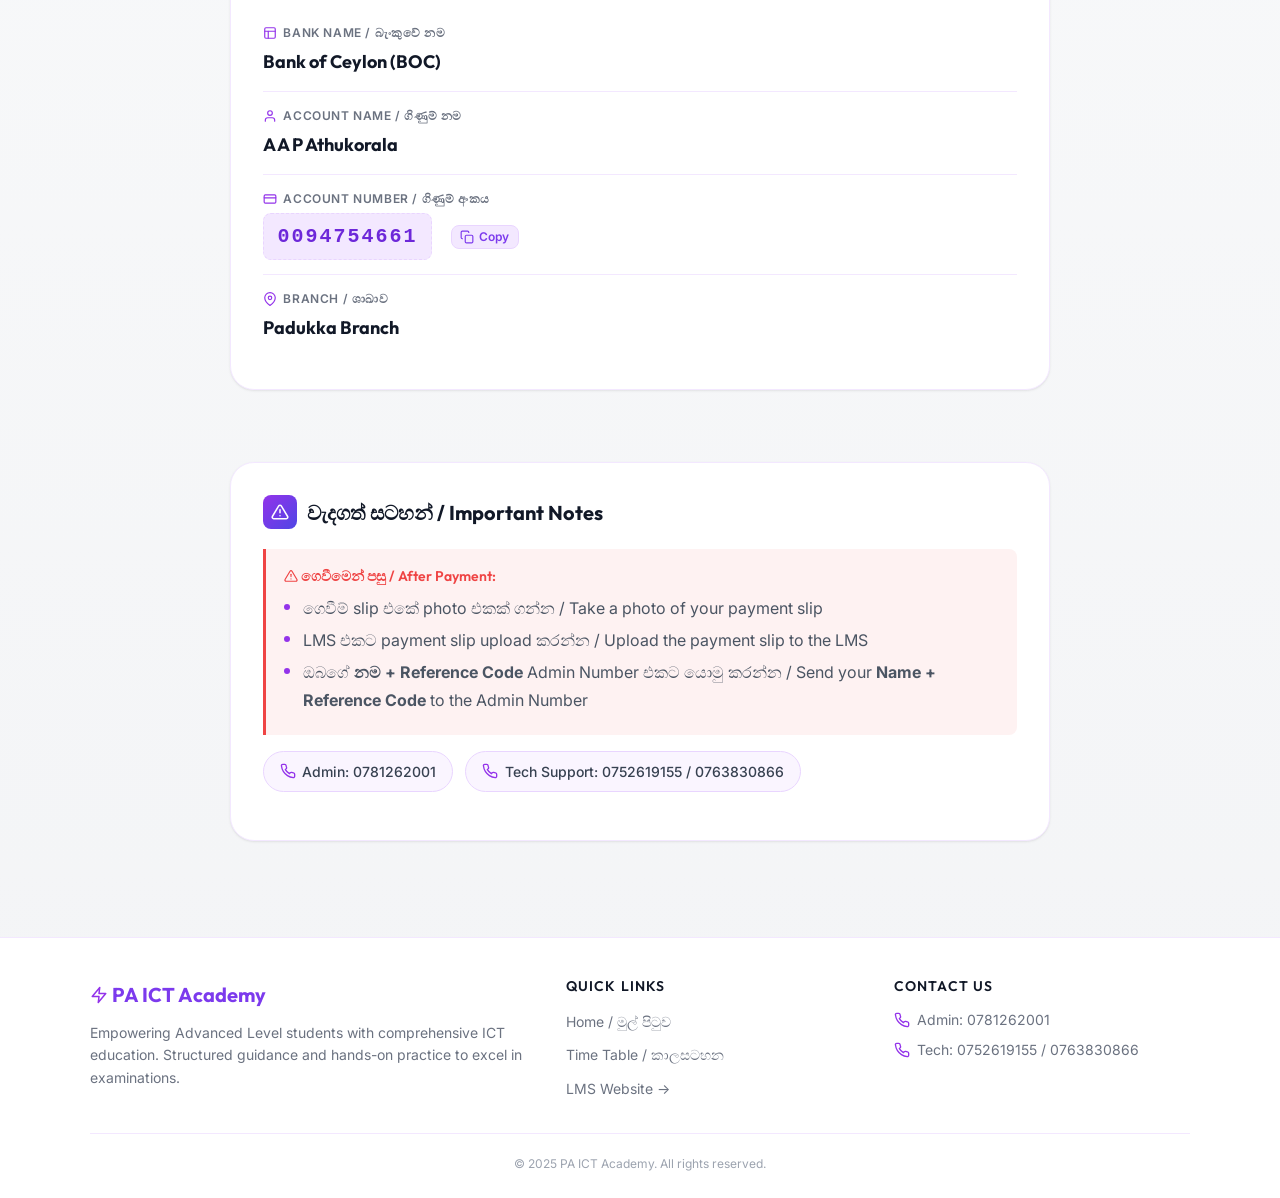
<file: payment-details.html>
<!DOCTYPE html>
<html lang="si">

<head>
    <meta charset="UTF-8">
    <meta name="viewport" content="width=device-width, initial-scale=1.0">
    <meta name="description"
        content="PA ICT Academy — Payment Details. Bank account information for class payments / පන්ති ගෙවීම් සඳහා බැංකු ගිණුම් තොරතුරු.">
    <title>Payment Details — PA ICT Academy</title>
    <link rel="stylesheet" href="css/styles.css">
    <link rel="icon"
        href="data:image/svg+xml,<svg xmlns='http://www.w3.org/2000/svg' viewBox='0 0 100 100'><text y='.9em' font-size='90'>⚡</text></svg>">
</head>

<body>

    <div class="bg-shapes">
        <div class="shape shape-1"></div>
        <div class="shape shape-2"></div>
        <div class="shape shape-3"></div>
    </div>

    <!-- Hero -->
    <section class="hero hero-clip">
        <div class="container hero__content">
            <a href="index.html" class="nav-back">
                <svg viewBox="0 0 24 24" fill="none" stroke="currentColor" stroke-width="2" stroke-linecap="round"
                    stroke-linejoin="round">
                    <polyline points="15 18 9 12 15 6" />
                </svg>
                මුල් පිටුවට / Back to Home
            </a>
            <div class="hero__badge">
                <span class="dot"></span>
                Payment Details / ගෙවීම් තොරතුරු
            </div>
            <h1 class="hero__title">බැංකු ගිණුම් තොරතුරු</h1>
            <p class="hero__subtitle">
                Bank Account Details for Class Payments<br>
                පන්ති ගාස්තු ගෙවීම සඳහා පහත බැංකු ගිණුම් තොරතුරු භාවිතා කරන්න.
            </p>
        </div>
    </section>

    <!-- Bank Account 1 -->
    <section class="content-section">
        <div class="container">
            <div class="card reveal">
                <div class="section-header">
                    <span class="section-header__dot"></span>
                    BANK ACCOUNT 01 / බැංකු ගිණුම 01
                </div>

                <div class="bank-detail-card">
                    <div class="bank-detail-card__logo">
                        <img src="images/com.png" alt="Commercial Bank Logo">
                    </div>

                    <div class="bank-detail-row">
                        <div class="bank-detail-row__label">
                            <svg width="14" height="14" viewBox="0 0 24 24" fill="none" stroke="#9333ea"
                                stroke-width="2" stroke-linecap="round" stroke-linejoin="round"
                                style="vertical-align:-2px;">
                                <rect x="3" y="3" width="18" height="18" rx="2" ry="2" />
                                <line x1="3" y1="9" x2="21" y2="9" />
                                <line x1="9" y1="21" x2="9" y2="9" />
                            </svg>
                            Bank Name / බැංකුවේ නම
                        </div>
                        <div class="bank-detail-row__value">Commercial Bank</div>
                    </div>

                    <div class="bank-detail-row">
                        <div class="bank-detail-row__label">
                            <svg width="14" height="14" viewBox="0 0 24 24" fill="none" stroke="#9333ea"
                                stroke-width="2" stroke-linecap="round" stroke-linejoin="round"
                                style="vertical-align:-2px;">
                                <path d="M20 21v-2a4 4 0 00-4-4H8a4 4 0 00-4 4v2" />
                                <circle cx="12" cy="7" r="4" />
                            </svg>
                            Account Name / ගිණුම් නම
                        </div>
                        <div class="bank-detail-row__value">Pasindu Prageesha Athukorala</div>
                    </div>

                    <div class="bank-detail-row">
                        <div class="bank-detail-row__label">
                            <svg width="14" height="14" viewBox="0 0 24 24" fill="none" stroke="#9333ea"
                                stroke-width="2" stroke-linecap="round" stroke-linejoin="round"
                                style="vertical-align:-2px;">
                                <rect x="2" y="5" width="20" height="14" rx="2" />
                                <line x1="2" y1="10" x2="22" y2="10" />
                            </svg>
                            Account Number / ගිණුම් අංකය
                        </div>
                        <div class="bank-detail-row__value bank-detail-row__value--account">
                            <span class="account-number" id="acc-num-1">8009416020</span>
                            <button class="copy-btn" data-copy="8009416020" title="Copy Account Number">
                                <svg width="14" height="14" viewBox="0 0 24 24" fill="none" stroke="currentColor"
                                    stroke-width="2">
                                    <rect x="9" y="9" width="13" height="13" rx="2" ry="2" />
                                    <path d="M5 15H4a2 2 0 01-2-2V4a2 2 0 012-2h9a2 2 0 012 2v1" />
                                </svg>
                                Copy
                            </button>
                        </div>
                    </div>

                    <div class="bank-detail-row">
                        <div class="bank-detail-row__label">
                            <svg width="14" height="14" viewBox="0 0 24 24" fill="none" stroke="#9333ea"
                                stroke-width="2" stroke-linecap="round" stroke-linejoin="round"
                                style="vertical-align:-2px;">
                                <path d="M21 10c0 7-9 13-9 13s-9-6-9-13a9 9 0 0118 0z" />
                                <circle cx="12" cy="10" r="3" />
                            </svg>
                            Branch / ශාඛාව
                        </div>
                        <div class="bank-detail-row__value">Padukka Branch</div>
                    </div>
                </div>
            </div>
        </div>
    </section>

    <!-- Bank Account 2 -->
    <section class="content-section">
        <div class="container">
            <div class="card reveal">
                <div class="section-header">
                    <span class="section-header__dot"></span>
                    BANK ACCOUNT 02 / බැංකු ගිණුම 02
                </div>

                <div class="bank-detail-card">
                    <div class="bank-detail-card__logo">
                        <img src="images/bo.png" alt="Bank of Ceylon Logo">
                    </div>

                    <div class="bank-detail-row">
                        <div class="bank-detail-row__label">
                            <svg width="14" height="14" viewBox="0 0 24 24" fill="none" stroke="#9333ea"
                                stroke-width="2" stroke-linecap="round" stroke-linejoin="round"
                                style="vertical-align:-2px;">
                                <rect x="3" y="3" width="18" height="18" rx="2" ry="2" />
                                <line x1="3" y1="9" x2="21" y2="9" />
                                <line x1="9" y1="21" x2="9" y2="9" />
                            </svg>
                            Bank Name / බැංකුවේ නම
                        </div>
                        <div class="bank-detail-row__value">Bank of Ceylon (BOC)</div>
                    </div>

                    <div class="bank-detail-row">
                        <div class="bank-detail-row__label">
                            <svg width="14" height="14" viewBox="0 0 24 24" fill="none" stroke="#9333ea"
                                stroke-width="2" stroke-linecap="round" stroke-linejoin="round"
                                style="vertical-align:-2px;">
                                <path d="M20 21v-2a4 4 0 00-4-4H8a4 4 0 00-4 4v2" />
                                <circle cx="12" cy="7" r="4" />
                            </svg>
                            Account Name / ගිණුම් නම
                        </div>
                        <div class="bank-detail-row__value">A A P Athukorala</div>
                    </div>

                    <div class="bank-detail-row">
                        <div class="bank-detail-row__label">
                            <svg width="14" height="14" viewBox="0 0 24 24" fill="none" stroke="#9333ea"
                                stroke-width="2" stroke-linecap="round" stroke-linejoin="round"
                                style="vertical-align:-2px;">
                                <rect x="2" y="5" width="20" height="14" rx="2" />
                                <line x1="2" y1="10" x2="22" y2="10" />
                            </svg>
                            Account Number / ගිණුම් අංකය
                        </div>
                        <div class="bank-detail-row__value bank-detail-row__value--account">
                            <span class="account-number" id="acc-num-2">0094754661</span>
                            <button class="copy-btn" data-copy="0094754661" title="Copy Account Number">
                                <svg width="14" height="14" viewBox="0 0 24 24" fill="none" stroke="currentColor"
                                    stroke-width="2">
                                    <rect x="9" y="9" width="13" height="13" rx="2" ry="2" />
                                    <path d="M5 15H4a2 2 0 01-2-2V4a2 2 0 012-2h9a2 2 0 012 2v1" />
                                </svg>
                                Copy
                            </button>
                        </div>
                    </div>

                    <div class="bank-detail-row">
                        <div class="bank-detail-row__label">
                            <svg width="14" height="14" viewBox="0 0 24 24" fill="none" stroke="#9333ea"
                                stroke-width="2" stroke-linecap="round" stroke-linejoin="round"
                                style="vertical-align:-2px;">
                                <path d="M21 10c0 7-9 13-9 13s-9-6-9-13a9 9 0 0118 0z" />
                                <circle cx="12" cy="10" r="3" />
                            </svg>
                            Branch / ශාඛාව
                        </div>
                        <div class="bank-detail-row__value">Padukka Branch</div>
                    </div>
                </div>
            </div>
        </div>
    </section>

    <!-- Important Notes -->
    <section class="content-section">
        <div class="container">
            <div class="card reveal">
                <div class="card__header">
                    <h2 class="card__title">
                        <span class="card__title-icon">
                            <svg width="18" height="18" viewBox="0 0 24 24" fill="none" stroke="#fff" stroke-width="2"
                                stroke-linecap="round" stroke-linejoin="round">
                                <path
                                    d="M10.29 3.86L1.82 18a2 2 0 001.71 3h16.94a2 2 0 001.71-3L13.71 3.86a2 2 0 00-3.42 0z" />
                                <line x1="12" y1="9" x2="12" y2="13" />
                                <line x1="12" y1="17" x2="12.01" y2="17" />
                            </svg>
                        </span>
                        වැදගත් සටහන් / Important Notes
                    </h2>
                </div>

                <div class="info-block info-block--warning">
                    <div class="info-block__title">
                        <svg width="14" height="14" viewBox="0 0 24 24" fill="none" stroke="#ef4444" stroke-width="2"
                            stroke-linecap="round" stroke-linejoin="round" style="vertical-align:-2px;">
                            <path
                                d="M10.29 3.86L1.82 18a2 2 0 001.71 3h16.94a2 2 0 001.71-3L13.71 3.86a2 2 0 00-3.42 0z" />
                            <line x1="12" y1="9" x2="12" y2="13" />
                            <line x1="12" y1="17" x2="12.01" y2="17" />
                        </svg>
                        ගෙවීමෙන් පසු / After Payment:
                    </div>
                    <ul class="info-block__list">
                        <li>ගෙවීම් slip එකේ photo එකක් ගන්න / Take a photo of your payment slip</li>
                        <li>LMS එකට payment slip upload කරන්න / Upload the payment slip to the LMS</li>
                        <li>ඔබගේ <strong>නම + Reference Code</strong> Admin Number එකට යොමු කරන්න / Send your
                            <strong>Name + Reference Code</strong> to the Admin Number
                        </li>
                    </ul>
                </div>

                <div class="contact-chips" style="margin-top:1rem;">
                    <div class="contact-chip">
                        <svg viewBox="0 0 24 24" fill="none" stroke="currentColor" stroke-width="2">
                            <path
                                d="M22 16.92v3a2 2 0 01-2.18 2 19.79 19.79 0 01-8.63-3.07 19.5 19.5 0 01-6-6 19.79 19.79 0 01-3.07-8.67A2 2 0 014.11 2h3a2 2 0 012 1.72c.127.96.361 1.903.7 2.81a2 2 0 01-.45 2.11L8.09 9.91a16 16 0 006 6l1.27-1.27a2 2 0 012.11-.45c.907.339 1.85.573 2.81.7A2 2 0 0122 16.92z" />
                        </svg>
                        Admin: 0781262001
                    </div>
                    <div class="contact-chip">
                        <svg viewBox="0 0 24 24" fill="none" stroke="currentColor" stroke-width="2">
                            <path
                                d="M22 16.92v3a2 2 0 01-2.18 2 19.79 19.79 0 01-8.63-3.07 19.5 19.5 0 01-6-6 19.79 19.79 0 01-3.07-8.67A2 2 0 014.11 2h3a2 2 0 012 1.72c.127.96.361 1.903.7 2.81a2 2 0 01-.45 2.11L8.09 9.91a16 16 0 006 6l1.27-1.27a2 2 0 012.11-.45c.907.339 1.85.573 2.81.7A2 2 0 0122 16.92z" />
                        </svg>
                        Tech Support: 0752619155 / 0763830866
                    </div>
                </div>
            </div>
        </div>
    </section>

    <!-- Footer -->
    <footer class="footer">
        <div class="container container--wide">
            <div class="footer__grid">
                <div>
                    <div class="footer__brand-name">
                        <svg width="18" height="18" viewBox="0 0 24 24" fill="none" stroke="#9333ea" stroke-width="2"
                            stroke-linecap="round" stroke-linejoin="round" style="vertical-align:-2px;">
                            <polygon points="13 2 3 14 12 14 11 22 21 10 12 10 13 2" />
                        </svg>
                        PA ICT Academy
                    </div>
                    <p class="footer__brand-desc">
                        Empowering Advanced Level students with comprehensive ICT education. Structured guidance and
                        hands-on practice to excel in examinations.
                    </p>
                </div>
                <div>
                    <h4 class="footer__heading">Quick Links</h4>
                    <ul class="footer__links">
                        <li><a href="index.html">Home / මුල් පිටුව</a></li>
                        <li><a href="timetable.html">Time Table / කාලසටහන</a></li>
                        <li><a href="https://pasinduathukorala.lk" target="_blank">LMS Website →</a></li>
                    </ul>
                </div>
                <div>
                    <h4 class="footer__heading">Contact Us</h4>
                    <div class="footer__contact-item">
                        <svg viewBox="0 0 24 24" fill="none" stroke="currentColor" stroke-width="2">
                            <path
                                d="M22 16.92v3a2 2 0 01-2.18 2 19.79 19.79 0 01-8.63-3.07 19.5 19.5 0 01-6-6 19.79 19.79 0 01-3.07-8.67A2 2 0 014.11 2h3a2 2 0 012 1.72c.127.96.361 1.903.7 2.81a2 2 0 01-.45 2.11L8.09 9.91a16 16 0 006 6l1.27-1.27a2 2 0 012.11-.45c.907.339 1.85.573 2.81.7A2 2 0 0122 16.92z" />
                        </svg>
                        <span>Admin: 0781262001</span>
                    </div>
                    <div class="footer__contact-item">
                        <svg viewBox="0 0 24 24" fill="none" stroke="currentColor" stroke-width="2">
                            <path
                                d="M22 16.92v3a2 2 0 01-2.18 2 19.79 19.79 0 01-8.63-3.07 19.5 19.5 0 01-6-6 19.79 19.79 0 01-3.07-8.67A2 2 0 014.11 2h3a2 2 0 012 1.72c.127.96.361 1.903.7 2.81a2 2 0 01-.45 2.11L8.09 9.91a16 16 0 006 6l1.27-1.27a2 2 0 012.11-.45c.907.339 1.85.573 2.81.7A2 2 0 0122 16.92z" />
                        </svg>
                        <span>Tech: 0752619155 / 0763830866</span>
                    </div>
                </div>
            </div>
            <div class="footer__bottom">
                &copy; 2025 PA ICT Academy. All rights reserved.
            </div>
        </div>
    </footer>

    <script src="js/app.js"></script>
</body>

</html>
</file>
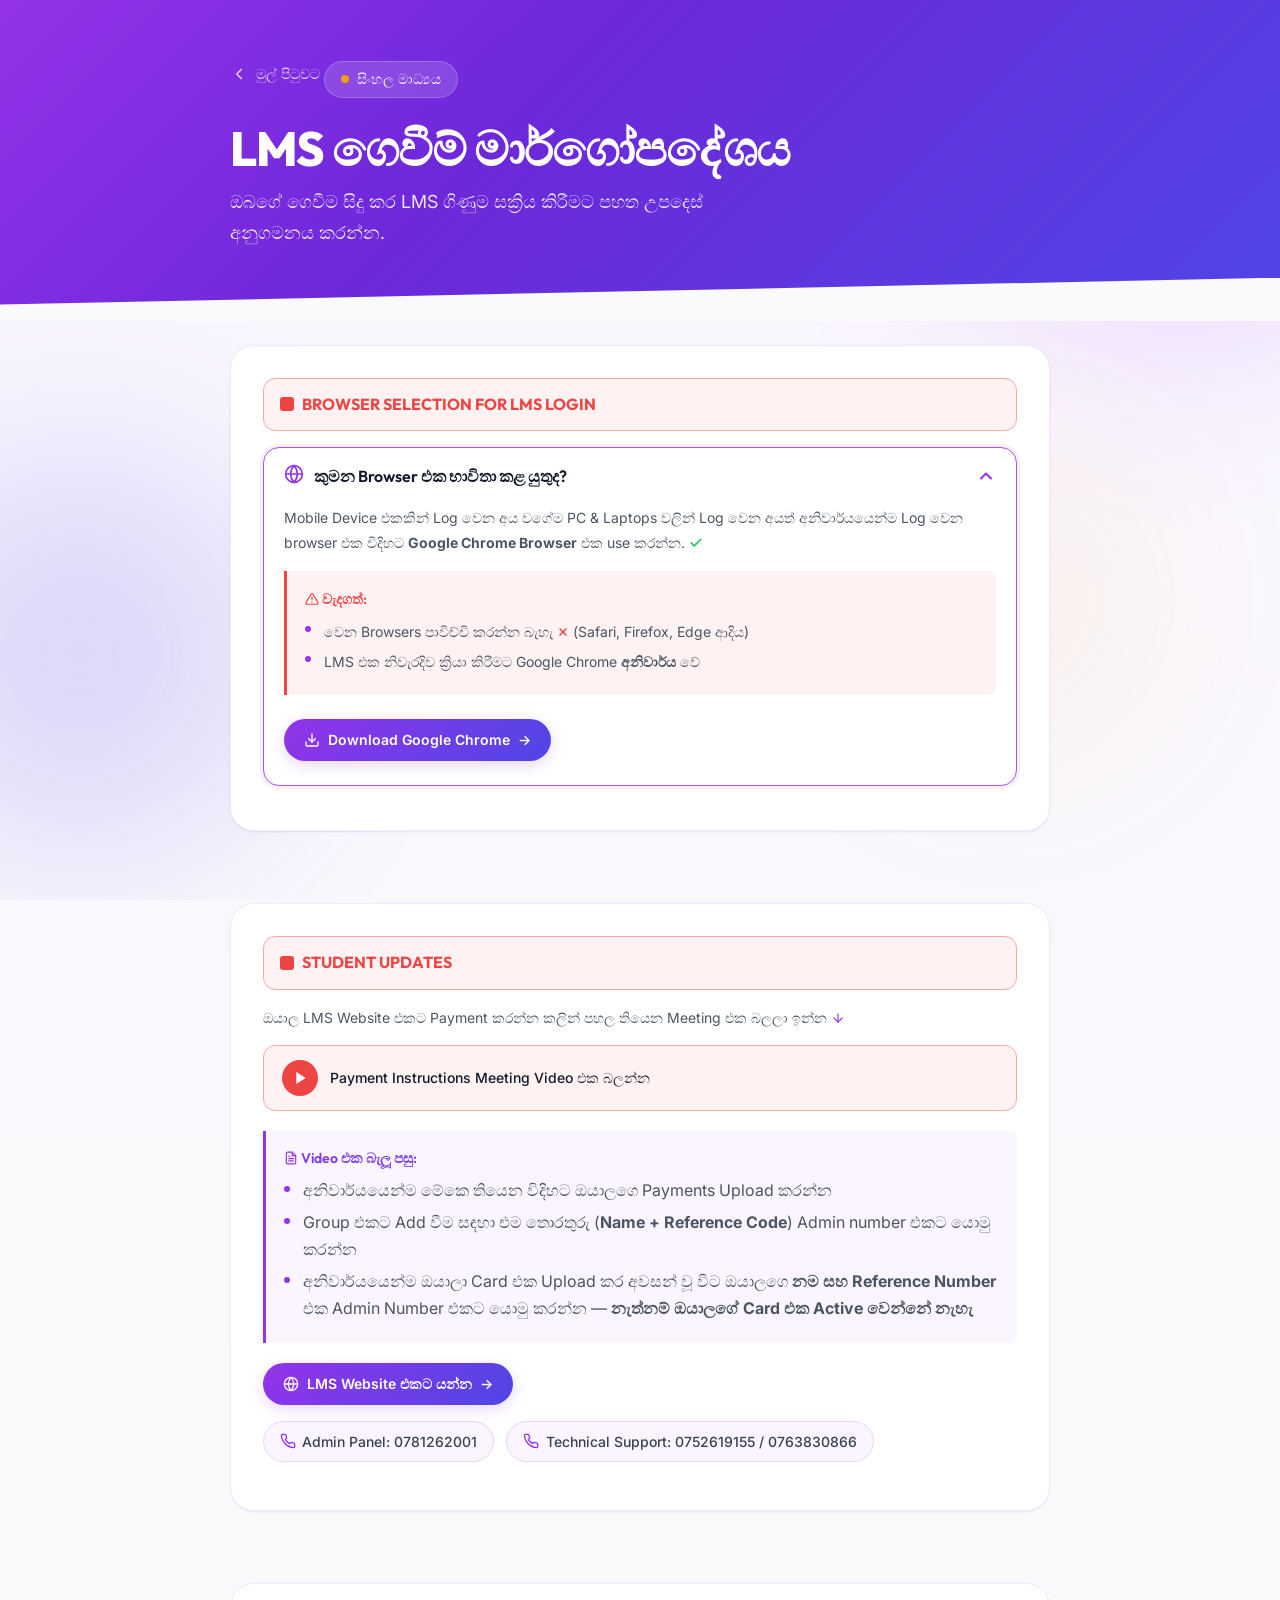
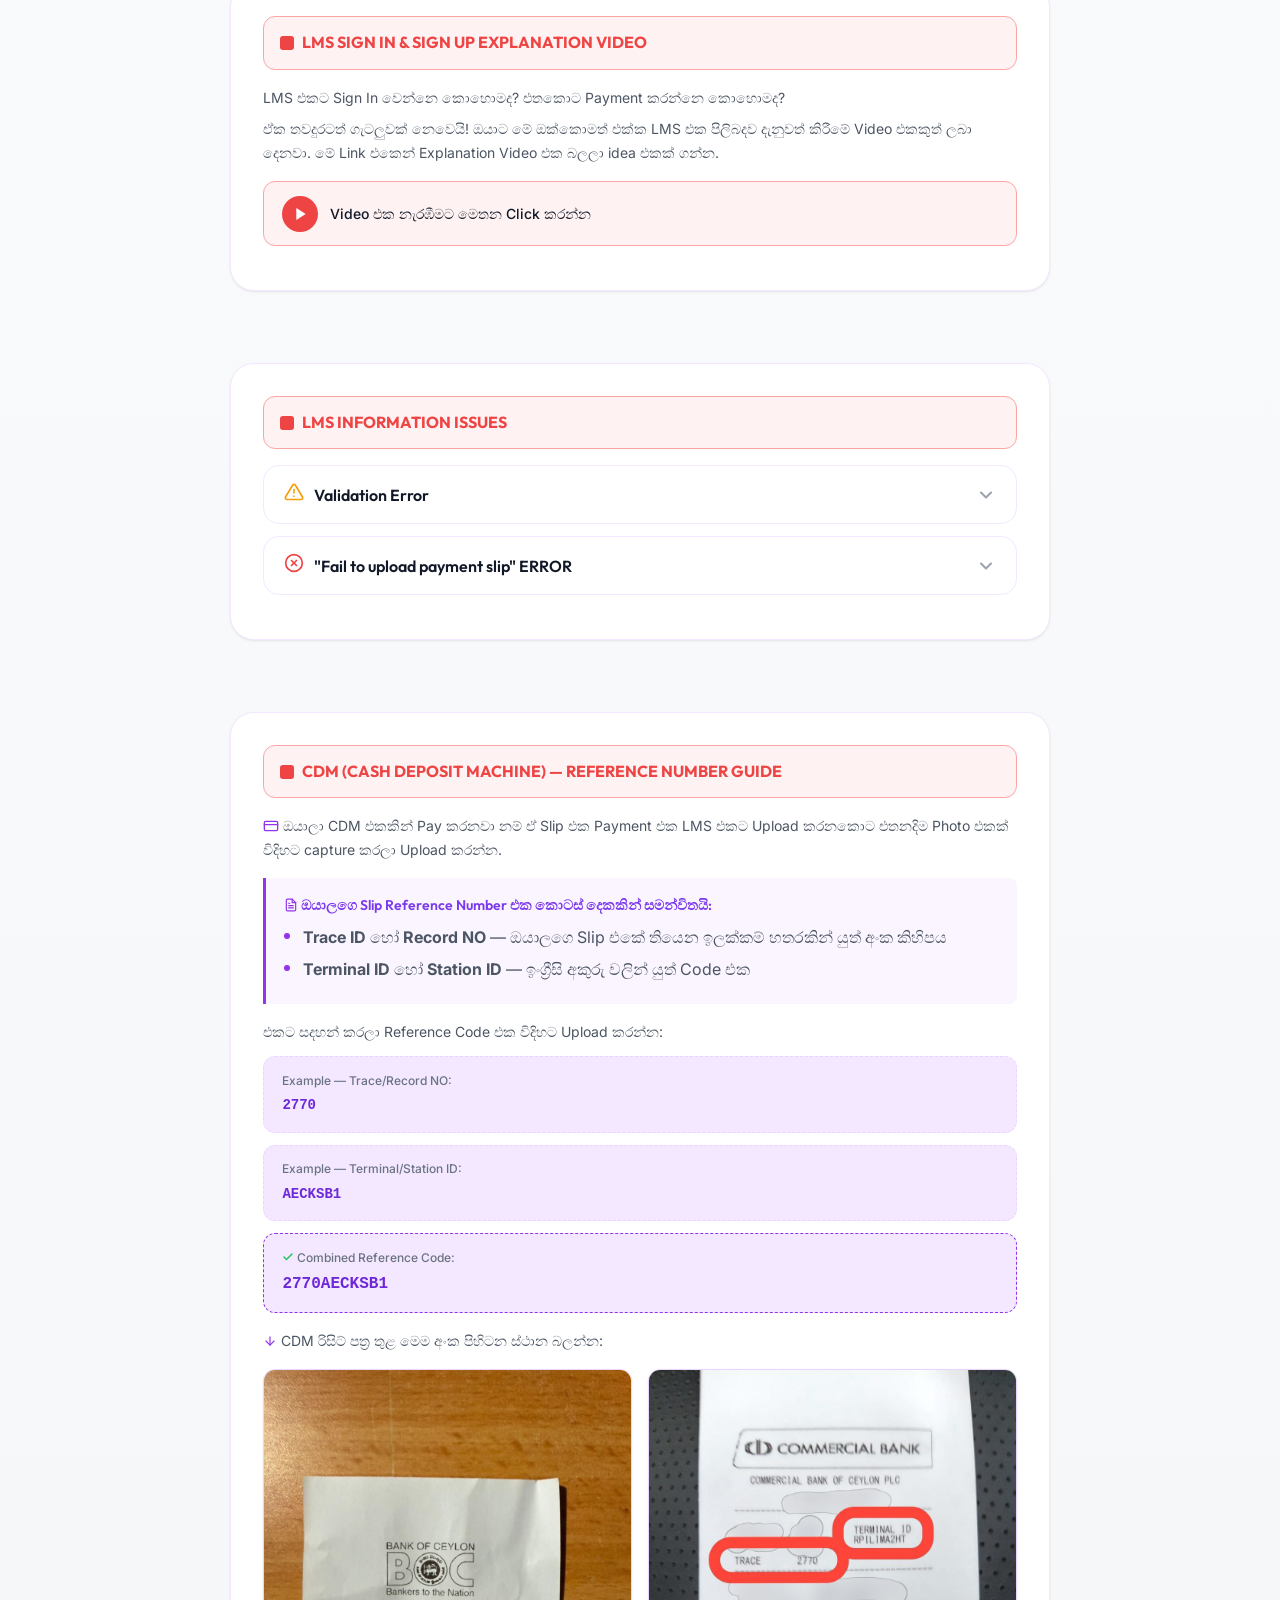
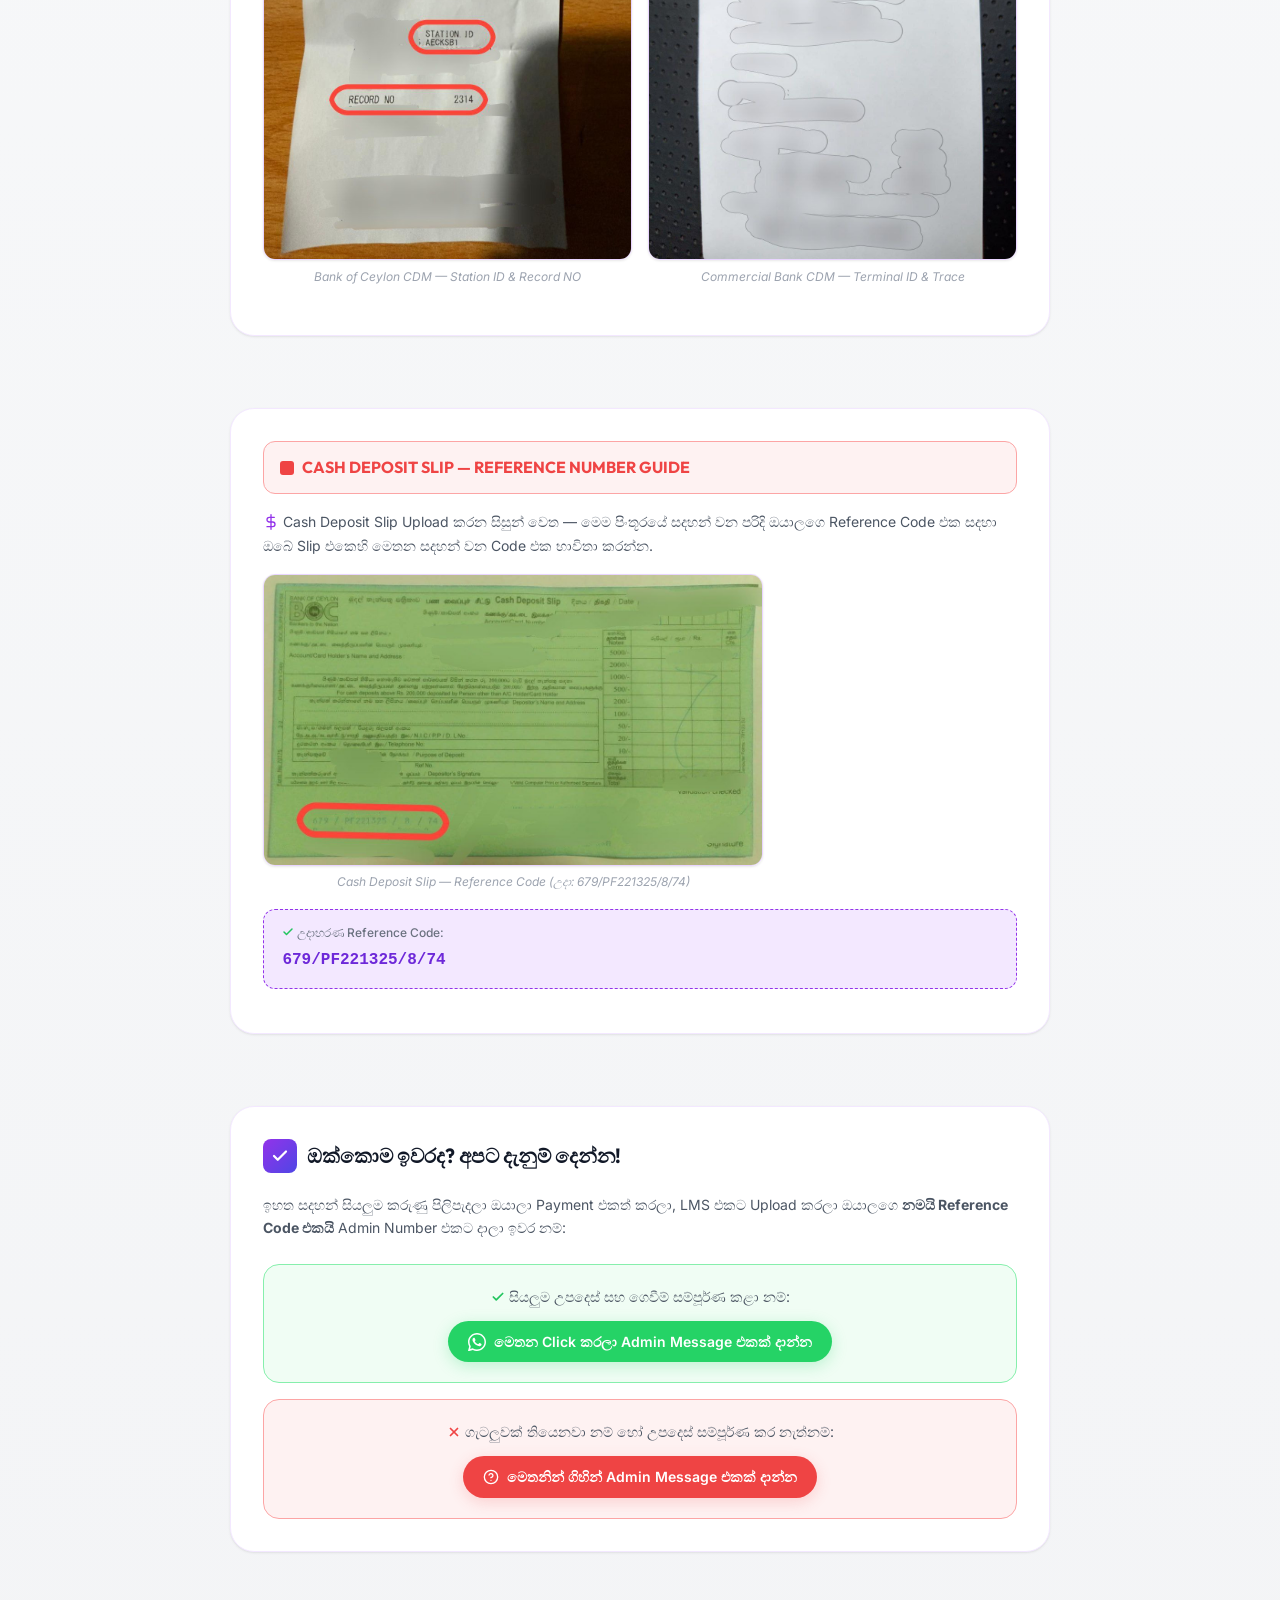
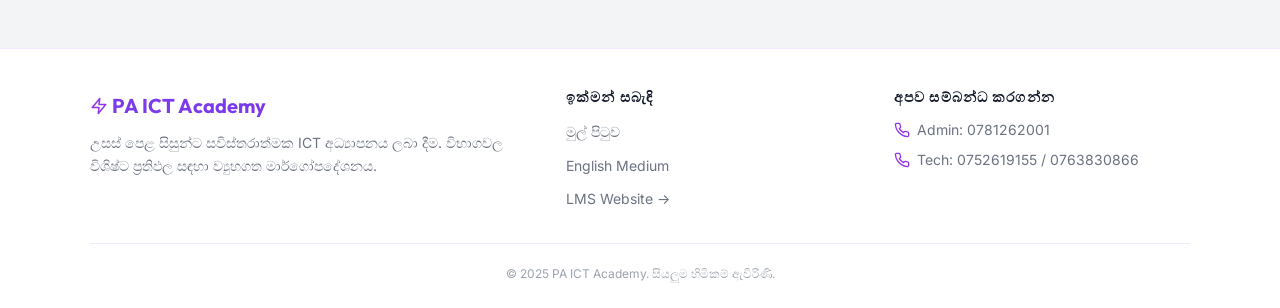
<file: si.html>
<!DOCTYPE html>
<html lang="si">

<head>
    <meta charset="UTF-8">
    <meta name="viewport" content="width=device-width, initial-scale=1.0">
    <meta name="description"
        content="PA ICT Academy — LMS ගෙවීම් මාර්ගෝපදේශය. Reference Number සොයා ගන්නා ආකරාය, Payment Slip Upload කරන ආකාරය.">
    <title>LMS ගෙවීම් මාර්ගෝපදේශය — PA ICT Academy</title>
    <link rel="stylesheet" href="css/styles.css">
    <link rel="icon"
        href="data:image/svg+xml,<svg xmlns='http://www.w3.org/2000/svg' viewBox='0 0 100 100'><text y='.9em' font-size='90'>⚡</text></svg>">
</head>

<body>

    <div class="bg-shapes">
        <div class="shape shape-1"></div>
        <div class="shape shape-2"></div>
        <div class="shape shape-3"></div>
    </div>

    <!-- Hero -->
    <section class="hero hero-clip">
        <div class="container hero__content">
            <a href="index.html" class="nav-back">
                <svg viewBox="0 0 24 24" fill="none" stroke="currentColor" stroke-width="2" stroke-linecap="round"
                    stroke-linejoin="round">
                    <polyline points="15 18 9 12 15 6" />
                </svg>
                මුල් පිටුවට
            </a>
            <div class="hero__badge">
                <span class="dot"></span>
                සිංහල මාධ්‍යය
            </div>
            <h1 class="hero__title">LMS ගෙවීම් මාර්ගෝපදේශය</h1>
            <p class="hero__subtitle">
                ඔබගේ ගෙවීම සිදු කර LMS ගිණුම සක්‍රිය කිරීමට පහත උපදෙස් අනුගමනය කරන්න.
            </p>
        </div>
    </section>

    <!-- SECTION 1: Browser Selection -->
    <section class="content-section">
        <div class="container">
            <div class="card reveal">
                <div class="section-header">
                    <span class="section-header__dot"></span>
                    BROWSER SELECTION FOR LMS LOGIN
                </div>

                <div class="accordion active" id="acc-browser">
                    <button class="accordion__trigger" aria-expanded="true">
                        <span class="accordion__trigger-left">
                            <span class="accordion__trigger-icon"><svg width="20" height="20" viewBox="0 0 24 24"
                                    fill="none" stroke="#9333ea" stroke-width="2" stroke-linecap="round"
                                    stroke-linejoin="round">
                                    <circle cx="12" cy="12" r="10" />
                                    <line x1="2" y1="12" x2="22" y2="12" />
                                    <path
                                        d="M12 2a15.3 15.3 0 014 10 15.3 15.3 0 01-4 10 15.3 15.3 0 01-4-10 15.3 15.3 0 014-10z" />
                                </svg></span>
                            කුමන Browser එක භාවිතා කළ යුතුද?
                        </span>
                        <svg class="accordion__chevron" viewBox="0 0 24 24" fill="none" stroke="currentColor"
                            stroke-width="2.5" stroke-linecap="round" stroke-linejoin="round">
                            <polyline points="6 9 12 15 18 9" />
                        </svg>
                    </button>
                    <div class="accordion__panel" style="max-height:none;">
                        <div class="accordion__content">
                            <p>
                                Mobile Device එකකින් Log වෙන අය වගේම PC &amp; Laptops වලින් Log වෙන අයත් අනිවාර්යයෙන්ම
                                Log වෙන browser එක විදිහට <strong>Google Chrome Browser</strong> එක use කරන්න.
                                <svg width="14" height="14" viewBox="0 0 24 24" fill="none" stroke="#22c55e"
                                    stroke-width="3" stroke-linecap="round" stroke-linejoin="round"
                                    style="vertical-align:-2px;">
                                    <polyline points="20 6 9 17 4 12" />
                                </svg>
                            </p>

                            <div class="info-block info-block--warning">
                                <div class="info-block__title">
                                    <svg width="14" height="14" viewBox="0 0 24 24" fill="none" stroke="#ef4444"
                                        stroke-width="2" stroke-linecap="round" stroke-linejoin="round"
                                        style="vertical-align:-2px;">
                                        <path
                                            d="M10.29 3.86L1.82 18a2 2 0 001.71 3h16.94a2 2 0 001.71-3L13.71 3.86a2 2 0 00-3.42 0z" />
                                        <line x1="12" y1="9" x2="12" y2="13" />
                                        <line x1="12" y1="17" x2="12.01" y2="17" />
                                    </svg>
                                    වැදගත්:
                                </div>
                                <ul class="info-block__list">
                                    <li>වෙන Browsers පාවිච්චි කරන්න බැහැ
                                        <svg width="12" height="12" viewBox="0 0 24 24" fill="none" stroke="#ef4444"
                                            stroke-width="3" stroke-linecap="round" stroke-linejoin="round"
                                            style="vertical-align:-1px;">
                                            <line x1="18" y1="6" x2="6" y2="18" />
                                            <line x1="6" y1="6" x2="18" y2="18" />
                                        </svg>
                                        (Safari, Firefox, Edge ආදිය)
                                    </li>
                                    <li>LMS එක නිවැරදිව ක්‍රියා කිරීමට Google Chrome <strong>අනිවාර්ය</strong> වේ</li>
                                </ul>
                            </div>

                            <a href="https://play.google.com/store/apps/details?id=com.android.chrome" target="_blank"
                                class="btn btn--primary btn--sm" style="margin-top:0.5rem;">
                                <svg width="16" height="16" viewBox="0 0 24 24" fill="none" stroke="currentColor"
                                    stroke-width="2" stroke-linecap="round" stroke-linejoin="round">
                                    <path d="M21 15v4a2 2 0 01-2 2H5a2 2 0 01-2-2v-4" />
                                    <polyline points="7 10 12 15 17 10" />
                                    <line x1="12" y1="15" x2="12" y2="3" />
                                </svg>
                                Download Google Chrome
                                <span class="btn__arrow">→</span>
                            </a>
                        </div>
                    </div>
                </div>
            </div>
        </div>
    </section>

    <!-- SECTION 2: Student Updates -->
    <section class="content-section">
        <div class="container">
            <div class="card reveal">
                <div class="section-header">
                    <span class="section-header__dot"></span>
                    STUDENT UPDATES
                </div>

                <p style="margin-bottom:1rem; font-size:0.875rem; color:#4b5563;">
                    ඔයාල LMS Website එකට Payment කරන්න කලින් පහල තියෙන Meeting එක බලලා ඉන්න
                    <svg width="14" height="14" viewBox="0 0 24 24" fill="none" stroke="#9333ea" stroke-width="2"
                        stroke-linecap="round" stroke-linejoin="round" style="vertical-align:-2px;">
                        <line x1="12" y1="5" x2="12" y2="19" />
                        <polyline points="19 12 12 19 5 12" />
                    </svg>
                </p>

                <a href="https://youtu.be/fWViFw2k_ic" target="_blank" class="video-link">
                    <span class="play-icon">
                        <svg viewBox="0 0 24 24" fill="currentColor">
                            <polygon points="5 3 19 12 5 21 5 3" />
                        </svg>
                    </span>
                    <span>Payment Instructions Meeting Video එක බලන්න</span>
                </a>

                <div class="info-block" style="margin-top:1.25rem;">
                    <div class="info-block__title">
                        <svg width="14" height="14" viewBox="0 0 24 24" fill="none" stroke="#9333ea" stroke-width="2"
                            stroke-linecap="round" stroke-linejoin="round" style="vertical-align:-2px;">
                            <path d="M14 2H6a2 2 0 00-2 2v16a2 2 0 002 2h12a2 2 0 002-2V8z" />
                            <polyline points="14 2 14 8 20 8" />
                            <line x1="16" y1="13" x2="8" y2="13" />
                            <line x1="16" y1="17" x2="8" y2="17" />
                            <polyline points="10 9 9 9 8 9" />
                        </svg>
                        Video එක බැලූ පසු:
                    </div>
                    <ul class="info-block__list">
                        <li>අනිවාර්යයෙන්ම මේකෙ තියෙන විදිහට ඔයාලගෙ Payments Upload කරන්න</li>
                        <li>Group එකට Add වීම සඳහා එම තොරතුරු (<strong>Name + Reference Code</strong>) Admin number එකට
                            යොමු කරන්න</li>
                        <li>අනිවාර්යයෙන්ම ඔයාලා Card එක Upload කර අවසන් වූ විට ඔයාලගෙ <strong>නම සහ Reference
                                Number</strong> එක Admin Number එකට යොමු කරන්න — <strong>නැත්නම් ඔයාලගේ Card එක Active
                                වෙන්නේ නැහැ</strong></li>
                    </ul>
                </div>

                <div style="margin-top:1.25rem; display:flex; flex-wrap:wrap; gap:0.75rem; align-items:center;">
                    <a href="https://pasinduathukorala.lk" target="_blank" class="btn btn--primary btn--sm">
                        <svg width="16" height="16" viewBox="0 0 24 24" fill="none" stroke="currentColor"
                            stroke-width="2" stroke-linecap="round" stroke-linejoin="round">
                            <circle cx="12" cy="12" r="10" />
                            <line x1="2" y1="12" x2="22" y2="12" />
                            <path
                                d="M12 2a15.3 15.3 0 014 10 15.3 15.3 0 01-4 10 15.3 15.3 0 01-4-10 15.3 15.3 0 014-10z" />
                        </svg>
                        LMS Website එකට යන්න
                        <span class="btn__arrow">→</span>
                    </a>
                </div>

                <div class="contact-chips" style="margin-top:1rem;">
                    <div class="contact-chip">
                        <svg viewBox="0 0 24 24" fill="none" stroke="currentColor" stroke-width="2">
                            <path
                                d="M22 16.92v3a2 2 0 01-2.18 2 19.79 19.79 0 01-8.63-3.07 19.5 19.5 0 01-6-6 19.79 19.79 0 01-3.07-8.67A2 2 0 014.11 2h3a2 2 0 012 1.72c.127.96.361 1.903.7 2.81a2 2 0 01-.45 2.11L8.09 9.91a16 16 0 006 6l1.27-1.27a2 2 0 012.11-.45c.907.339 1.85.573 2.81.7A2 2 0 0122 16.92z" />
                        </svg>
                        Admin Panel: 0781262001
                    </div>
                    <div class="contact-chip">
                        <svg viewBox="0 0 24 24" fill="none" stroke="currentColor" stroke-width="2">
                            <path
                                d="M22 16.92v3a2 2 0 01-2.18 2 19.79 19.79 0 01-8.63-3.07 19.5 19.5 0 01-6-6 19.79 19.79 0 01-3.07-8.67A2 2 0 014.11 2h3a2 2 0 012 1.72c.127.96.361 1.903.7 2.81a2 2 0 01-.45 2.11L8.09 9.91a16 16 0 006 6l1.27-1.27a2 2 0 012.11-.45c.907.339 1.85.573 2.81.7A2 2 0 0122 16.92z" />
                        </svg>
                        Technical Support: 0752619155 / 0763830866
                    </div>
                </div>
            </div>
        </div>
    </section>

    <!-- SECTION 3: LMS Sign In / Sign Up Video -->
    <section class="content-section">
        <div class="container">
            <div class="card reveal">
                <div class="section-header">
                    <span class="section-header__dot"></span>
                    LMS SIGN IN &amp; SIGN UP EXPLANATION VIDEO
                </div>

                <p style="font-size:0.875rem; color:#4b5563; margin-bottom:0.5rem;">
                    LMS එකට Sign In වෙන්නෙ කොහොමද? එතකොට Payment කරන්නෙ කොහොමද?
                </p>
                <p style="font-size:0.875rem; color:#4b5563; margin-bottom:1rem;">
                    ඒක තවදුරටත් ගැටලුවක් නෙවෙයි! ඔයාට මේ ඔක්කොමත් එක්ක LMS එක පිලිබදව දැනුවත් කිරීමේ Video එකකුත් ලබා
                    දෙනවා. මේ Link එකෙන් Explanation Video එක බලලා idea එකක් ගන්න.
                </p>

                <a href="https://youtu.be/ASSriwLZ1oU" target="_blank" class="video-link">
                    <span class="play-icon">
                        <svg viewBox="0 0 24 24" fill="currentColor">
                            <polygon points="5 3 19 12 5 21 5 3" />
                        </svg>
                    </span>
                    <span>Video එක නැරඹීමට මෙතන Click කරන්න</span>
                </a>
            </div>
        </div>
    </section>

    <!-- SECTION 4: LMS Information Issues -->
    <section class="content-section">
        <div class="container">
            <div class="card reveal">
                <div class="section-header">
                    <span class="section-header__dot"></span>
                    LMS INFORMATION ISSUES
                </div>

                <div class="accordion" id="acc-validation">
                    <button class="accordion__trigger" aria-expanded="false">
                        <span class="accordion__trigger-left">
                            <span class="accordion__trigger-icon"><svg width="20" height="20" viewBox="0 0 24 24"
                                    fill="none" stroke="#f59e0b" stroke-width="2" stroke-linecap="round"
                                    stroke-linejoin="round">
                                    <path
                                        d="M10.29 3.86L1.82 18a2 2 0 001.71 3h16.94a2 2 0 001.71-3L13.71 3.86a2 2 0 00-3.42 0z" />
                                    <line x1="12" y1="9" x2="12" y2="13" />
                                    <line x1="12" y1="17" x2="12.01" y2="17" />
                                </svg></span>
                            Validation Error
                        </span>
                        <svg class="accordion__chevron" viewBox="0 0 24 24" fill="none" stroke="currentColor"
                            stroke-width="2.5" stroke-linecap="round" stroke-linejoin="round">
                            <polyline points="6 9 12 15 18 9" />
                        </svg>
                    </button>
                    <div class="accordion__panel">
                        <div class="accordion__content">
                            <p>
                                මේ error එක ඔයාලට අවොත් එන්නෙ ඔයා LMS එකට Login වෙද්දි එන error එකක්. එහෙම වෙන්න හේතුව
                                තමා ඔයාල LMS එකට input කරන <strong>Phone number වල Characters 10ක්</strong> වෙන්න ඕනේ —
                                ඒ කියන්නෙ numbers 10ක් තියෙන්න ඕනෙ.
                            </p>
                            <div class="info-block info-block--warning">
                                <div class="info-block__title">
                                    <svg width="14" height="14" viewBox="0 0 24 24" fill="none" stroke="#ef4444"
                                        stroke-width="3" stroke-linecap="round" stroke-linejoin="round"
                                        style="vertical-align:-2px;">
                                        <line x1="18" y1="6" x2="6" y2="18" />
                                        <line x1="6" y1="6" x2="18" y2="18" />
                                    </svg>
                                    මේවා කරන්න එපා:
                                </div>
                                <ul class="info-block__list">
                                    <li>short answers දෙන්න එපා
                                        <svg width="12" height="12" viewBox="0 0 24 24" fill="none" stroke="#ef4444"
                                            stroke-width="3" stroke-linecap="round" stroke-linejoin="round"
                                            style="vertical-align:-1px;">
                                            <line x1="18" y1="6" x2="6" y2="18" />
                                            <line x1="6" y1="6" x2="18" y2="18" />
                                        </svg>
                                    </li>
                                    <li>School එක input කරද්දි <strong>සම්පූර්ණ නම</strong> දෙන්න</li>
                                    <li>Address එක input කරද්දිත් <strong>සම්පූර්ණ ලිපිනය</strong> දෙන්න</li>
                                </ul>
                            </div>
                        </div>
                    </div>
                </div>

                <div class="accordion" id="acc-upload-error">
                    <button class="accordion__trigger" aria-expanded="false">
                        <span class="accordion__trigger-left">
                            <span class="accordion__trigger-icon"><svg width="20" height="20" viewBox="0 0 24 24"
                                    fill="none" stroke="#ef4444" stroke-width="2" stroke-linecap="round"
                                    stroke-linejoin="round">
                                    <circle cx="12" cy="12" r="10" />
                                    <line x1="15" y1="9" x2="9" y2="15" />
                                    <line x1="9" y1="9" x2="15" y2="15" />
                                </svg></span>
                            "Fail to upload payment slip" ERROR
                        </span>
                        <svg class="accordion__chevron" viewBox="0 0 24 24" fill="none" stroke="currentColor"
                            stroke-width="2.5" stroke-linecap="round" stroke-linejoin="round">
                            <polyline points="6 9 12 15 18 9" />
                        </svg>
                    </button>
                    <div class="accordion__panel">
                        <div class="accordion__content">
                            <p>
                                දැනටමත් LMS එකට Payment කරන ලමයින්ට ගැටලුවක් ඇවිල්ල ඇති Payment සම්බන්ධව (කිහිප දෙනෙකුට
                                පමණයි) — Picture 1 බලන්න.
                            </p>
                            <p>
                                <svg width="14" height="14" viewBox="0 0 24 24" fill="none" stroke="#9333ea"
                                    stroke-width="2" stroke-linecap="round" stroke-linejoin="round"
                                    style="vertical-align:-2px;">
                                    <path d="M4 19.5A2.5 2.5 0 016.5 17H20" />
                                    <path d="M6.5 2H20v20H6.5A2.5 2.5 0 014 19.5v-15A2.5 2.5 0 016.5 2z" />
                                </svg>
                                ඔයාලා reference code එක නිවැරදිව දුන්නට පස්සෙ Payment Slip එක upload කරද්දි විශේෂයෙන්ම
                                Mobile Device එකෙන් Upload කරද්දි Options ටිකක් එනවා (Picture 2). ඒ Options වලින් ඔයාලා
                                අනිවාර්යයෙන්ම තෝරන්න ඕන <strong>Media Picker</strong> එක වෙන්න ඕනෙ — ඔයාලගෙ local device
                                storage එක.
                            </p>

                            <div class="info-block info-block--warning">
                                <div class="info-block__title">
                                    <svg width="14" height="14" viewBox="0 0 24 24" fill="none" stroke="#ef4444"
                                        stroke-width="2" stroke-linecap="round" stroke-linejoin="round"
                                        style="vertical-align:-2px;">
                                        <path
                                            d="M10.29 3.86L1.82 18a2 2 0 001.71 3h16.94a2 2 0 001.71-3L13.71 3.86a2 2 0 00-3.42 0z" />
                                        <line x1="12" y1="9" x2="12" y2="13" />
                                        <line x1="12" y1="17" x2="12.01" y2="17" />
                                    </svg>
                                    වැදගත් නීති:
                                </div>
                                <ul class="info-block__list">
                                    <li>Google Drive එකෙන් browse කරලා Payment Slip එක Upload කරන්න <strong>එපා</strong>
                                        <svg width="12" height="12" viewBox="0 0 24 24" fill="none" stroke="#ef4444"
                                            stroke-width="3" stroke-linecap="round" stroke-linejoin="round"
                                            style="vertical-align:-1px;">
                                            <line x1="18" y1="6" x2="6" y2="18" />
                                            <line x1="6" y1="6" x2="18" y2="18" />
                                        </svg>
                                    </li>
                                    <li>අනිවාර්යයෙන්ම Phone එකේ <strong>Storages වලින්</strong> upload කරන්න
                                        <svg width="12" height="12" viewBox="0 0 24 24" fill="none" stroke="#22c55e"
                                            stroke-width="3" stroke-linecap="round" stroke-linejoin="round"
                                            style="vertical-align:-1px;">
                                            <polyline points="20 6 9 17 4 12" />
                                        </svg>
                                    </li>
                                    <li>Cloud Storage Use කරන්න එපා</li>
                                </ul>
                            </div>

                            <div class="img-grid">
                                <div>
                                    <img src="images/1.jpg" alt="Failed to upload payment slip error">
                                    <p class="img-caption">Picture 1 — "Failed to upload payment slip" error</p>
                                </div>
                                <div>
                                    <img src="images/2.jpg" alt="Upload options showing Media Picker">
                                    <p class="img-caption">Picture 2 — "Media Picker" එක තෝරන්න</p>
                                </div>
                            </div>
                        </div>
                    </div>
                </div>
            </div>
        </div>
    </section>

    <!-- SECTION 5: CDM Reference Number Guide -->
    <section class="content-section">
        <div class="container">
            <div class="card reveal">
                <div class="section-header">
                    <span class="section-header__dot"></span>
                    CDM (CASH DEPOSIT MACHINE) — REFERENCE NUMBER GUIDE
                </div>

                <p style="font-size:0.875rem; color:#4b5563; margin-bottom:1rem;">
                    <svg width="16" height="16" viewBox="0 0 24 24" fill="none" stroke="#9333ea" stroke-width="2"
                        stroke-linecap="round" stroke-linejoin="round" style="vertical-align:-3px;">
                        <rect x="2" y="5" width="20" height="14" rx="2" />
                        <line x1="2" y1="10" x2="22" y2="10" />
                    </svg>
                    ඔයාලා CDM එකකින් Pay කරනවා නම් ඒ Slip එක Payment එක LMS එකට Upload කරනකොට එතනදිම Photo එකක් විදිහට
                    capture කරලා Upload කරන්න.
                </p>

                <div class="info-block">
                    <div class="info-block__title">
                        <svg width="14" height="14" viewBox="0 0 24 24" fill="none" stroke="#9333ea" stroke-width="2"
                            stroke-linecap="round" stroke-linejoin="round" style="vertical-align:-2px;">
                            <path d="M14 2H6a2 2 0 00-2 2v16a2 2 0 002 2h12a2 2 0 002-2V8z" />
                            <polyline points="14 2 14 8 20 8" />
                            <line x1="16" y1="13" x2="8" y2="13" />
                            <line x1="16" y1="17" x2="8" y2="17" />
                            <polyline points="10 9 9 9 8 9" />
                        </svg>
                        ඔයාලගෙ Slip Reference Number එක කොටස් දෙකකින් සමන්විතයි:
                    </div>
                    <ul class="info-block__list">
                        <li><strong>Trace ID</strong> හෝ <strong>Record NO</strong> — ඔයාලගෙ Slip එකේ තියෙන ඉලක්කම්
                            හතරකින් යුත් අංක කිහිපය</li>
                        <li><strong>Terminal ID</strong> හෝ <strong>Station ID</strong> — ඉංග්‍රීසි අකුරු වලින් යුත්
                            Code එක</li>
                    </ul>
                </div>

                <p style="font-size:0.875rem; color:#4b5563; margin:1rem 0 0.5rem;">එකට සදහන් කරලා Reference Code එක
                    විදිහට Upload කරන්න:</p>

                <div class="example-box">
                    <span class="label">Example — Trace/Record NO:</span>
                    2770
                </div>

                <div class="example-box">
                    <span class="label">Example — Terminal/Station ID:</span>
                    AECKSB1
                </div>

                <div class="example-box" style="background:#f3e8ff; border-color:#9333ea; font-size:1rem;">
                    <span class="label">
                        <svg width="12" height="12" viewBox="0 0 24 24" fill="none" stroke="#22c55e" stroke-width="3"
                            stroke-linecap="round" stroke-linejoin="round" style="vertical-align:-1px;">
                            <polyline points="20 6 9 17 4 12" />
                        </svg>
                        Combined Reference Code:
                    </span>
                    2770AECKSB1
                </div>

                <p style="font-size:0.875rem; color:#4b5563; margin:1rem 0 0.75rem;">
                    <svg width="14" height="14" viewBox="0 0 24 24" fill="none" stroke="#9333ea" stroke-width="2"
                        stroke-linecap="round" stroke-linejoin="round" style="vertical-align:-2px;">
                        <line x1="12" y1="5" x2="12" y2="19" />
                        <polyline points="19 12 12 19 5 12" />
                    </svg>
                    CDM රිසිට් පත්‍ර තුළ මෙම අංක පිහිටන ස්ථාන බලන්න:
                </p>

                <div class="img-grid">
                    <div>
                        <img src="images/cdm1.jpg" alt="CDM receipt showing Station ID and Record NO">
                        <p class="img-caption">Bank of Ceylon CDM — Station ID &amp; Record NO</p>
                    </div>
                    <div>
                        <img src="images/cdm2.jpg" alt="CDM receipt showing Terminal ID and Trace">
                        <p class="img-caption">Commercial Bank CDM — Terminal ID &amp; Trace</p>
                    </div>
                </div>
            </div>
        </div>
    </section>

    <!-- SECTION 6: Cash Deposit Slip Reference -->
    <section class="content-section">
        <div class="container">
            <div class="card reveal">
                <div class="section-header">
                    <span class="section-header__dot"></span>
                    CASH DEPOSIT SLIP — REFERENCE NUMBER GUIDE
                </div>

                <p style="font-size:0.875rem; color:#4b5563; margin-bottom:1rem;">
                    <svg width="16" height="16" viewBox="0 0 24 24" fill="none" stroke="#9333ea" stroke-width="2"
                        stroke-linecap="round" stroke-linejoin="round" style="vertical-align:-3px;">
                        <line x1="12" y1="1" x2="12" y2="23" />
                        <path d="M17 5H9.5a3.5 3.5 0 000 7h5a3.5 3.5 0 010 7H6" />
                    </svg>
                    Cash Deposit Slip Upload කරන සිසුන් වෙත — මෙම පිංතූරයේ සදහන් වන පරිදි ඔයාලගෙ Reference Code එක සදහා
                    ඔබේ Slip එකෙහි මෙතන සදහන් වන Code එක භාවිතා කරන්න.
                </p>

                <div class="img-single">
                    <img src="images/cds.jpg" alt="Cash Deposit Slip showing reference code location">
                    <p class="img-caption">Cash Deposit Slip — Reference Code (උදා: 679/PF221325/8/74)</p>
                </div>

                <div class="example-box"
                    style="margin-top:1rem; background:#f3e8ff; border-color:#9333ea; font-size:1rem;">
                    <span class="label">
                        <svg width="12" height="12" viewBox="0 0 24 24" fill="none" stroke="#22c55e" stroke-width="3"
                            stroke-linecap="round" stroke-linejoin="round" style="vertical-align:-1px;">
                            <polyline points="20 6 9 17 4 12" />
                        </svg>
                        උදාහරණ Reference Code:
                    </span>
                    679/PF221325/8/74
                </div>
            </div>
        </div>
    </section>

    <!-- SECTION 7: Final CTA — Confirmation -->
    <section class="content-section">
        <div class="container">
            <div class="card reveal">
                <div class="card__header">
                    <h2 class="card__title">
                        <span class="card__title-icon">
                            <svg width="18" height="18" viewBox="0 0 24 24" fill="none" stroke="#fff" stroke-width="3"
                                stroke-linecap="round" stroke-linejoin="round">
                                <polyline points="20 6 9 17 4 12" />
                            </svg>
                        </span>
                        ඔක්කොම ඉවරද? අපට දැනුම් දෙන්න!
                    </h2>
                </div>

                <p style="font-size:0.875rem; color:#4b5563; margin-bottom:0.5rem;">
                    ඉහත සදහන් සියලුම කරුණු පිලිපැදලා ඔයාලා Payment එකත් කරලා, LMS එකට Upload කරලා ඔයාලගෙ <strong>නමයි
                        Reference Code එකයි</strong> Admin Number එකට දාලා ඉවර නම්:
                </p>

                <div class="cta-section">
                    <div class="cta-box cta-box--success">
                        <p>
                            <svg width="14" height="14" viewBox="0 0 24 24" fill="none" stroke="#22c55e"
                                stroke-width="3" stroke-linecap="round" stroke-linejoin="round"
                                style="vertical-align:-2px;">
                                <polyline points="20 6 9 17 4 12" />
                            </svg>
                            සියලුම උපදෙස් සහ ගෙවීම් සම්පූර්ණ කළා නම්:
                        </p>
                        <a href="https://wa.me/94781262001?text=All%20Instructions%20Done%20and%20Clear%E2%9C%85%0A%0AI%20already%20did%20the%20payment%20and%20Sent%20you%20my%20Reference%20Code%20and%20Name%0A%0A"
                            target="_blank" class="btn btn--whatsapp btn--sm">
                            <svg width="18" height="18" viewBox="0 0 24 24" fill="currentColor">
                                <path
                                    d="M17.472 14.382c-.297-.149-1.758-.867-2.03-.967-.273-.099-.471-.148-.67.15-.197.297-.767.966-.94 1.164-.173.199-.347.223-.644.075-.297-.15-1.255-.463-2.39-1.475-.883-.788-1.48-1.761-1.653-2.059-.173-.297-.018-.458.13-.606.134-.133.298-.347.446-.52.149-.174.198-.298.298-.497.099-.198.05-.371-.025-.52-.075-.149-.669-1.612-.916-2.207-.242-.579-.487-.5-.669-.51-.173-.008-.371-.01-.57-.01-.198 0-.52.074-.792.372-.272.297-1.04 1.016-1.04 2.479 0 1.462 1.065 2.875 1.213 3.074.149.198 2.096 3.2 5.077 4.487.709.306 1.262.489 1.694.625.712.227 1.36.195 1.871.118.571-.085 1.758-.719 2.006-1.413.248-.694.248-1.289.173-1.413-.074-.124-.272-.198-.57-.347z" />
                                <path
                                    d="M12 0C5.373 0 0 5.373 0 12c0 2.146.559 4.162 1.543 5.908L.057 23.678a.5.5 0 00.621.62l5.834-1.508A11.937 11.937 0 0012 24c6.627 0 12-5.373 12-12S18.627 0 12 0zm0 22c-1.934 0-3.755-.537-5.308-1.47l-.38-.226-3.463.896.922-3.398-.248-.394A9.96 9.96 0 012 12C2 6.486 6.486 2 12 2s10 4.486 10 10-4.486 10-10 10z" />
                            </svg>
                            මෙතන Click කරලා Admin Message එකක් දාන්න
                        </a>
                    </div>

                    <div class="cta-box cta-box--danger">
                        <p>
                            <svg width="14" height="14" viewBox="0 0 24 24" fill="none" stroke="#ef4444"
                                stroke-width="3" stroke-linecap="round" stroke-linejoin="round"
                                style="vertical-align:-2px;">
                                <line x1="18" y1="6" x2="6" y2="18" />
                                <line x1="6" y1="6" x2="18" y2="18" />
                            </svg>
                            ගැටලුවක් තියෙනවා නම් හෝ උපදෙස් සම්පූර්ණ කර නැත්නම්:
                        </p>
                        <a href="https://wa.me/94781262001?text=I%20didn't%20complete%20my%20Instructions%20or%20Payment%20to%20the%20LMS%20%E2%9D%8E.%0AI%20need%20Help"
                            target="_blank" class="btn btn--danger btn--sm">
                            <svg width="16" height="16" viewBox="0 0 24 24" fill="none" stroke="currentColor"
                                stroke-width="2" stroke-linecap="round" stroke-linejoin="round">
                                <circle cx="12" cy="12" r="10" />
                                <path d="M9.09 9a3 3 0 015.83 1c0 2-3 3-3 3" />
                                <line x1="12" y1="17" x2="12.01" y2="17" />
                            </svg>
                            මෙතනින් ගිහින් Admin Message එකක් දාන්න
                        </a>
                    </div>
                </div>
            </div>
        </div>
    </section>

    <!-- Footer -->
    <footer class="footer">
        <div class="container container--wide">
            <div class="footer__grid">
                <div>
                    <div class="footer__brand-name">
                        <svg width="18" height="18" viewBox="0 0 24 24" fill="none" stroke="#9333ea" stroke-width="2"
                            stroke-linecap="round" stroke-linejoin="round" style="vertical-align:-2px;">
                            <polygon points="13 2 3 14 12 14 11 22 21 10 12 10 13 2" />
                        </svg>
                        PA ICT Academy
                    </div>
                    <p class="footer__brand-desc">
                        උසස් පෙළ සිසුන්ට සවිස්තරාත්මක ICT අධ්‍යාපනය ලබා දීම. විභාගවල විශිෂ්ට ප්‍රතිඵල සඳහා ව්‍යුහගත
                        මාර්ගෝපදේශනය.
                    </p>
                </div>
                <div>
                    <h4 class="footer__heading">ඉක්මන් සබැඳි</h4>
                    <ul class="footer__links">
                        <li><a href="index.html">මුල් පිටුව</a></li>
                        <li><a href="en.html">English Medium</a></li>
                        <li><a href="https://pasinduathukorala.lk" target="_blank">LMS Website →</a></li>
                    </ul>
                </div>
                <div>
                    <h4 class="footer__heading">අපව සම්බන්ධ කරගන්න</h4>
                    <div class="footer__contact-item">
                        <svg viewBox="0 0 24 24" fill="none" stroke="currentColor" stroke-width="2">
                            <path
                                d="M22 16.92v3a2 2 0 01-2.18 2 19.79 19.79 0 01-8.63-3.07 19.5 19.5 0 01-6-6 19.79 19.79 0 01-3.07-8.67A2 2 0 014.11 2h3a2 2 0 012 1.72c.127.96.361 1.903.7 2.81a2 2 0 01-.45 2.11L8.09 9.91a16 16 0 006 6l1.27-1.27a2 2 0 012.11-.45c.907.339 1.85.573 2.81.7A2 2 0 0122 16.92z" />
                        </svg>
                        <span>Admin: 0781262001</span>
                    </div>
                    <div class="footer__contact-item">
                        <svg viewBox="0 0 24 24" fill="none" stroke="currentColor" stroke-width="2">
                            <path
                                d="M22 16.92v3a2 2 0 01-2.18 2 19.79 19.79 0 01-8.63-3.07 19.5 19.5 0 01-6-6 19.79 19.79 0 01-3.07-8.67A2 2 0 014.11 2h3a2 2 0 012 1.72c.127.96.361 1.903.7 2.81a2 2 0 01-.45 2.11L8.09 9.91a16 16 0 006 6l1.27-1.27a2 2 0 012.11-.45c.907.339 1.85.573 2.81.7A2 2 0 0122 16.92z" />
                        </svg>
                        <span>Tech: 0752619155 / 0763830866</span>
                    </div>
                </div>
            </div>
            <div class="footer__bottom">
                &copy; 2025 PA ICT Academy. සියලුම හිමිකම් ඇවිරිණි.
            </div>
        </div>
    </footer>

    <script src="js/app.js"></script>
</body>

</html>
</file>
<file: css/styles.css>
/* ===================================================
   PA ICT Academy — LMS Payment Info Design System
   Matches pasinduathukorala.lk color scheme
   =================================================== */

@import url('https://fonts.googleapis.com/css2?family=Inter:wght@300;400;500;600;700;800&family=Outfit:wght@400;500;600;700;800&display=swap');

/* --- Design Tokens --- */
:root {
  /* Primary — Purple to Indigo (matches LMS) */
  --clr-primary-400: #a855f7;
  --clr-primary-500: #9333ea;
  --clr-primary-600: #7c3aed;
  --clr-primary-700: #6d28d9;
  --clr-indigo-500: #4f46e5;
  --clr-indigo-600: #4338ca;

  /* Accent */
  --clr-accent-400: #f59e0b;
  --clr-accent-500: #d97706;

  /* Backgrounds — Light Theme */
  --clr-bg-50: #faf5ff;
  --clr-bg-100: #f3e8ff;
  --clr-bg-page: #f9fafb;
  --clr-bg-white: #ffffff;

  /* Surfaces */
  --clr-surface: #ffffff;
  --clr-surface-hover: #faf5ff;
  --clr-surface-border: #e9d5ff;
  --clr-surface-border-light: #f3e8ff;

  /* Text */
  --clr-text-900: #111827;
  --clr-text-700: #374151;
  --clr-text-600: #4b5563;
  --clr-text-500: #6b7280;
  --clr-text-400: #9ca3af;
  --clr-text-300: #d1d5db;
  --clr-text-white: #ffffff;

  /* Status */
  --clr-red-500: #ef4444;
  --clr-red-50: #fef2f2;
  --clr-red-100: #fee2e2;
  --clr-red-border: #fca5a5;
  --clr-green-500: #22c55e;
  --clr-green-50: #f0fdf4;
  --clr-blue-500: #3b82f6;
  --clr-blue-50: #eff6ff;

  /* Gradients */
  --grad-hero: linear-gradient(135deg, #9333ea 0%, #6d28d9 40%, #4f46e5 100%);
  --grad-btn: linear-gradient(135deg, #9333ea, #4f46e5);
  --grad-card-glow: linear-gradient(135deg, rgba(147, 51, 234, 0.06), rgba(79, 70, 229, 0.03));
  --grad-page: linear-gradient(180deg, #faf5ff 0%, #f9fafb 30%, #f3f4f6 100%);

  /* Typography */
  --ff-heading: 'Outfit', sans-serif;
  --ff-body: 'Inter', sans-serif;

  --fs-xs: 0.75rem;
  --fs-sm: 0.875rem;
  --fs-base: 1rem;
  --fs-lg: 1.125rem;
  --fs-xl: 1.25rem;
  --fs-2xl: 1.5rem;
  --fs-3xl: 1.875rem;
  --fs-4xl: 2.25rem;
  --fs-5xl: 3rem;

  /* Shape */
  --radius-sm: 8px;
  --radius-md: 12px;
  --radius-lg: 16px;
  --radius-xl: 20px;
  --radius-2xl: 24px;
  --radius-full: 9999px;

  /* Shadows */
  --shadow-sm: 0 1px 3px rgba(0, 0, 0, 0.06), 0 1px 2px rgba(0, 0, 0, 0.04);
  --shadow-md: 0 4px 6px rgba(0, 0, 0, 0.05), 0 2px 4px rgba(0, 0, 0, 0.04);
  --shadow-lg: 0 10px 25px rgba(147, 51, 234, 0.08), 0 4px 10px rgba(0, 0, 0, 0.04);
  --shadow-xl: 0 20px 40px rgba(147, 51, 234, 0.12), 0 8px 16px rgba(0, 0, 0, 0.06);
  --shadow-purple: 0 4px 15px rgba(147, 51, 234, 0.2);

  /* Transitions */
  --ease-out: cubic-bezier(0.22, 1, 0.36, 1);
  --transition-fast: 200ms var(--ease-out);
  --transition-base: 350ms var(--ease-out);
  --transition-slow: 500ms var(--ease-out);

  /* Spacing */
  --space-section: 3rem;
  --container-max: 820px;
  --container-wide: 1100px;
}

/* --- Reset & Base --- */
*,
*::before,
*::after {
  margin: 0;
  padding: 0;
  box-sizing: border-box;
}

html {
  scroll-behavior: smooth;
  -webkit-font-smoothing: antialiased;
}

body {
  font-family: var(--ff-body);
  font-size: var(--fs-base);
  line-height: 1.7;
  color: var(--clr-text-700);
  background: var(--grad-page);
  min-height: 100vh;
  overflow-x: hidden;
}

a {
  color: var(--clr-primary-500);
  text-decoration: none;
  transition: color var(--transition-fast);
}

a:hover {
  color: var(--clr-primary-700);
}

img {
  max-width: 100%;
  display: block;
  border-radius: var(--radius-md);
}

h1,
h2,
h3,
h4,
h5,
h6 {
  font-family: var(--ff-heading);
  color: var(--clr-text-900);
  line-height: 1.25;
}

/* ===================================================
   Layout
   =================================================== */
.container {
  width: 90%;
  max-width: var(--container-max);
  margin-inline: auto;
}

.container--wide {
  max-width: var(--container-wide);
}

/* ===================================================
   Decorative Background Shapes
   =================================================== */
.bg-shapes {
  position: fixed;
  inset: 0;
  z-index: 0;
  pointer-events: none;
  overflow: hidden;
}

.bg-shapes .shape {
  position: absolute;
  border-radius: 50%;
  filter: blur(100px);
  opacity: 0.18;
}

.bg-shapes .shape-1 {
  width: 500px;
  height: 500px;
  background: var(--clr-primary-400);
  top: -150px;
  right: -150px;
  animation: floatShape 25s ease-in-out infinite alternate;
}

.bg-shapes .shape-2 {
  width: 400px;
  height: 400px;
  background: var(--clr-indigo-500);
  bottom: 5%;
  left: -120px;
  animation: floatShape 20s ease-in-out infinite alternate-reverse;
}

.bg-shapes .shape-3 {
  width: 300px;
  height: 300px;
  background: var(--clr-accent-400);
  top: 50%;
  right: 10%;
  opacity: 0.08;
  animation: floatShape 30s ease-in-out infinite alternate;
}

@keyframes floatShape {
  0% {
    transform: translate(0, 0) scale(1);
  }

  50% {
    transform: translate(30px, -40px) scale(1.06);
  }

  100% {
    transform: translate(-15px, 15px) scale(0.97);
  }
}

/* ===================================================
   Hero Section
   =================================================== */
.hero {
  position: relative;
  background: var(--grad-hero);
  padding: 3.5rem 0 4.5rem;
  overflow: hidden;
  z-index: 1;
}

/* Icon utility for replacing emojis */
.icon-inline {
  display: inline-flex;
  align-items: center;
  justify-content: center;
  width: 1em;
  height: 1em;
  vertical-align: -0.125em;
  flex-shrink: 0;
}

.icon-inline svg {
  width: 100%;
  height: 100%;
}

.icon-inline--lg {
  width: 1.25em;
  height: 1.25em;
}

.hero__content {
  position: relative;
  z-index: 2;
}

.hero__badge {
  display: inline-flex;
  align-items: center;
  gap: 0.5rem;
  background: rgba(255, 255, 255, 0.15);
  backdrop-filter: blur(10px);
  border: 1px solid rgba(255, 255, 255, 0.2);
  padding: 0.35rem 1rem;
  border-radius: var(--radius-full);
  font-size: var(--fs-sm);
  font-weight: 500;
  color: #fff;
  margin-bottom: 1.25rem;
  letter-spacing: 0.02em;
}

.hero__badge .dot {
  width: 8px;
  height: 8px;
  background: var(--clr-accent-400);
  border-radius: 50%;
  animation: pulse 2s ease-in-out infinite;
}

@keyframes pulse {

  0%,
  100% {
    opacity: 1;
    transform: scale(1);
  }

  50% {
    opacity: 0.5;
    transform: scale(1.5);
  }
}

.hero__title {
  font-size: var(--fs-5xl);
  font-weight: 800;
  color: #fff;
  margin-bottom: 0.6rem;
  letter-spacing: -0.02em;
}

.hero__subtitle {
  font-size: var(--fs-lg);
  color: rgba(255, 255, 255, 0.88);
  max-width: 550px;
  font-weight: 400;
}

/* Diagonal clip */
.hero-clip {
  position: relative;
}

.hero-clip::after {
  content: '';
  position: absolute;
  bottom: -2px;
  left: 0;
  right: 0;
  height: 45px;
  background: var(--clr-bg-page);
  clip-path: polygon(0 60%, 100% 0, 100% 100%, 0 100%);
}

/* ===================================================
   Nav / Back Link
   =================================================== */
.nav-back {
  display: inline-flex;
  align-items: center;
  gap: 0.5rem;
  color: rgba(255, 255, 255, 0.8);
  font-size: var(--fs-sm);
  font-weight: 500;
  padding: 0.4rem 0;
  margin-bottom: 0.75rem;
  transition: all var(--transition-fast);
}

.nav-back:hover {
  color: #fff;
  gap: 0.65rem;
}

.nav-back svg {
  width: 18px;
  height: 18px;
  transition: transform var(--transition-fast);
}

.nav-back:hover svg {
  transform: translateX(-3px);
}

/* ===================================================
   Language Cards (Landing Page)
   =================================================== */
.lang-section {
  padding: var(--space-section) 0 4rem;
  position: relative;
  z-index: 1;
}

.lang-section__heading {
  text-align: center;
  margin-bottom: 2.5rem;
}

.lang-section__heading h2 {
  font-size: var(--fs-3xl);
  font-weight: 700;
  margin-bottom: 0.4rem;
}

.lang-section__heading p {
  color: var(--clr-text-500);
  font-size: var(--fs-lg);
}

.lang-grid {
  display: grid;
  grid-template-columns: repeat(auto-fit, minmax(280px, 1fr));
  gap: 1.5rem;
}

.lang-card {
  position: relative;
  background: var(--clr-surface);
  border: 1px solid var(--clr-surface-border);
  border-radius: var(--radius-2xl);
  padding: 2.5rem 2rem;
  text-align: center;
  transition: all var(--transition-base);
  box-shadow: var(--shadow-sm);
  overflow: hidden;
}

.lang-card::before {
  content: '';
  position: absolute;
  inset: 0;
  background: var(--grad-card-glow);
  opacity: 0;
  transition: opacity var(--transition-base);
}

.lang-card:hover {
  transform: translateY(-4px);
  border-color: var(--clr-primary-400);
  box-shadow: var(--shadow-xl);
}

.lang-card:hover::before {
  opacity: 1;
}

.lang-card__icon {
  position: relative;
  z-index: 1;
  width: 68px;
  height: 68px;
  border-radius: var(--radius-lg);
  display: flex;
  align-items: center;
  justify-content: center;
  margin: 0 auto 1.25rem;
  font-size: var(--fs-xl);
  font-weight: 700;
  color: #fff;
  background: var(--grad-btn);
  box-shadow: var(--shadow-purple);
}

.lang-card__title {
  position: relative;
  z-index: 1;
  font-size: var(--fs-2xl);
  font-weight: 700;
  margin-bottom: 0.6rem;
}

.lang-card__desc {
  position: relative;
  z-index: 1;
  color: var(--clr-text-500);
  font-size: var(--fs-sm);
  margin-bottom: 1.75rem;
  line-height: 1.6;
}

/* ===================================================
   Buttons
   =================================================== */
.btn {
  position: relative;
  z-index: 1;
  display: inline-flex;
  align-items: center;
  gap: 0.5rem;
  padding: 0.8rem 1.75rem;
  border-radius: var(--radius-full);
  font-family: var(--ff-body);
  font-size: var(--fs-base);
  font-weight: 600;
  border: none;
  cursor: pointer;
  transition: all var(--transition-base);
  text-decoration: none;
}

.btn--primary {
  background: var(--grad-btn);
  color: #fff;
  box-shadow: var(--shadow-purple);
}

.btn--primary:hover {
  transform: translateY(-2px);
  box-shadow: 0 8px 25px rgba(147, 51, 234, 0.35);
  color: #fff;
}

.btn--outline {
  background: transparent;
  color: var(--clr-primary-600);
  border: 2px solid var(--clr-primary-500);
}

.btn--outline:hover {
  background: var(--clr-primary-500);
  color: #fff;
}

.btn--whatsapp {
  background: #25d366;
  color: #fff;
  box-shadow: 0 4px 15px rgba(37, 211, 102, 0.25);
}

.btn--whatsapp:hover {
  background: #1fba59;
  transform: translateY(-2px);
  box-shadow: 0 8px 25px rgba(37, 211, 102, 0.35);
  color: #fff;
}

.btn--danger {
  background: var(--clr-red-500);
  color: #fff;
  box-shadow: 0 4px 15px rgba(239, 68, 68, 0.2);
}

.btn--danger:hover {
  transform: translateY(-2px);
  color: #fff;
}

.btn__arrow {
  transition: transform var(--transition-fast);
}

.btn:hover .btn__arrow {
  transform: translateX(4px);
}

.btn--sm {
  padding: 0.55rem 1.25rem;
  font-size: var(--fs-sm);
}

/* ===================================================
   Content Cards
   =================================================== */
.content-section {
  position: relative;
  z-index: 1;
  padding: 1.5rem 0;
}

.card {
  background: var(--clr-surface);
  border: 1px solid var(--clr-surface-border-light);
  border-radius: var(--radius-2xl);
  padding: 2rem;
  margin-bottom: 1.5rem;
  box-shadow: var(--shadow-sm);
  transition: border-color var(--transition-base), box-shadow var(--transition-base);
}

.card:hover {
  border-color: var(--clr-surface-border);
  box-shadow: var(--shadow-md);
}

.card__header {
  margin-bottom: 1.25rem;
}

.card__title {
  font-size: var(--fs-xl);
  font-weight: 700;
  display: flex;
  align-items: center;
  gap: 0.6rem;
}

.card__title-icon {
  width: 34px;
  height: 34px;
  background: var(--grad-btn);
  border-radius: var(--radius-sm);
  display: flex;
  align-items: center;
  justify-content: center;
  font-size: var(--fs-base);
  flex-shrink: 0;
}

.card__subtitle {
  color: var(--clr-text-500);
  font-size: var(--fs-sm);
  margin-top: 0.3rem;
}

/* ===================================================
   Red Header Sections (🟥 style)
   =================================================== */
.section-header {
  display: flex;
  align-items: center;
  gap: 0.5rem;
  padding: 0.75rem 1rem;
  background: var(--clr-red-50);
  border: 1px solid var(--clr-red-border);
  border-radius: var(--radius-md);
  margin-bottom: 1rem;
  font-family: var(--ff-heading);
  font-weight: 700;
  font-size: var(--fs-base);
  color: var(--clr-red-500);
}

.section-header .section-header__dot {
  width: 14px;
  height: 14px;
  background: var(--clr-red-500);
  border-radius: 3px;
  flex-shrink: 0;
}

/* ===================================================
   Accordion
   =================================================== */
.accordion {
  border: 1px solid var(--clr-surface-border-light);
  border-radius: var(--radius-lg);
  overflow: hidden;
  margin-bottom: 0.75rem;
  background: var(--clr-surface);
  transition: border-color var(--transition-base), box-shadow var(--transition-base);
}

.accordion.active {
  border-color: var(--clr-primary-400);
  box-shadow: 0 0 0 3px rgba(147, 51, 234, 0.08);
}

.accordion__trigger {
  width: 100%;
  display: flex;
  align-items: center;
  justify-content: space-between;
  padding: 1rem 1.25rem;
  background: transparent;
  border: none;
  cursor: pointer;
  font-family: var(--ff-heading);
  font-size: var(--fs-base);
  font-weight: 600;
  color: var(--clr-text-900);
  transition: all var(--transition-fast);
  text-align: left;
  gap: 1rem;
}

.accordion__trigger:hover {
  background: var(--clr-bg-50);
}

.accordion__trigger-left {
  display: flex;
  align-items: center;
  gap: 0.65rem;
}

.accordion__trigger-icon {
  font-size: var(--fs-lg);
}

.accordion__chevron {
  width: 20px;
  height: 20px;
  color: var(--clr-text-400);
  transition: transform var(--transition-base);
  flex-shrink: 0;
}

.accordion.active .accordion__chevron {
  transform: rotate(180deg);
  color: var(--clr-primary-500);
}

.accordion__panel {
  max-height: 0;
  overflow: hidden;
  transition: max-height var(--transition-slow);
}

.accordion__content {
  padding: 0 1.25rem 1.5rem;
  color: var(--clr-text-600);
  font-size: var(--fs-sm);
  line-height: 1.8;
}

.accordion__content p {
  margin-bottom: 1rem;
}

/* ===================================================
   Info Block (purple left border)
   =================================================== */
.info-block {
  background: var(--clr-bg-50);
  border-left: 3px solid var(--clr-primary-500);
  border-radius: 0 var(--radius-sm) var(--radius-sm) 0;
  padding: 1rem 1.15rem;
  margin: 1rem 0;
}

.info-block__title {
  font-family: var(--ff-heading);
  font-weight: 600;
  color: var(--clr-primary-600);
  font-size: var(--fs-sm);
  margin-bottom: 0.4rem;
}

.info-block__list {
  list-style: none;
  padding: 0;
}

.info-block__list li {
  position: relative;
  padding-left: 1.15rem;
  margin-bottom: 0.3rem;
  color: var(--clr-text-600);
}

.info-block__list li::before {
  content: '';
  position: absolute;
  left: 0;
  top: 0.55em;
  width: 6px;
  height: 6px;
  background: var(--clr-primary-500);
  border-radius: 50%;
}

/* Warning / Red info block */
.info-block--warning {
  background: var(--clr-red-50);
  border-left-color: var(--clr-red-500);
}

.info-block--warning .info-block__title {
  color: var(--clr-red-500);
}

/* ===================================================
   Example / Highlight Box
   =================================================== */
.example-box {
  background: var(--clr-bg-100);
  border: 1px dashed var(--clr-surface-border);
  border-radius: var(--radius-md);
  padding: 0.85rem 1.15rem;
  margin: 0.75rem 0;
  font-family: 'Courier New', monospace;
  font-size: var(--fs-sm);
  color: var(--clr-primary-700);
  font-weight: 600;
}

.example-box span.label {
  font-family: var(--ff-body);
  color: var(--clr-text-500);
  font-weight: 500;
  font-size: var(--fs-xs);
  display: block;
  margin-bottom: 0.2rem;
}

/* ===================================================
   Image Gallery in Content
   =================================================== */
.img-grid {
  display: grid;
  grid-template-columns: repeat(auto-fit, minmax(250px, 1fr));
  gap: 1rem;
  margin: 1rem 0;
}

.img-grid img {
  border: 1px solid var(--clr-surface-border);
  border-radius: var(--radius-md);
  box-shadow: var(--shadow-sm);
  transition: transform var(--transition-base), box-shadow var(--transition-base);
  cursor: pointer;
}

.img-grid img:hover {
  transform: scale(1.02);
  box-shadow: var(--shadow-lg);
}

.img-single {
  margin: 1rem 0;
  max-width: 500px;
}

.img-single img {
  border: 1px solid var(--clr-surface-border);
  border-radius: var(--radius-md);
  box-shadow: var(--shadow-sm);
}

.img-caption {
  font-size: var(--fs-xs);
  color: var(--clr-text-400);
  text-align: center;
  margin-top: 0.4rem;
  font-style: italic;
}

/* ===================================================
   Steps List
   =================================================== */
.steps-list {
  list-style: none;
  padding: 0;
  counter-reset: step;
}

.steps-list li {
  position: relative;
  padding-left: 2.75rem;
  margin-bottom: 1.15rem;
  color: var(--clr-text-600);
  font-size: var(--fs-sm);
  counter-increment: step;
}

.steps-list li::before {
  content: counter(step);
  position: absolute;
  left: 0;
  top: 0;
  width: 26px;
  height: 26px;
  background: var(--grad-btn);
  border-radius: 50%;
  display: flex;
  align-items: center;
  justify-content: center;
  font-size: var(--fs-xs);
  font-weight: 700;
  color: #fff;
}

/* ===================================================
   Contact Chips
   =================================================== */
.contact-chips {
  display: flex;
  flex-wrap: wrap;
  gap: 0.75rem;
  margin: 1rem 0;
}

.contact-chip {
  display: inline-flex;
  align-items: center;
  gap: 0.4rem;
  background: var(--clr-bg-50);
  border: 1px solid var(--clr-surface-border);
  border-radius: var(--radius-full);
  padding: 0.5rem 1rem;
  font-size: var(--fs-sm);
  font-weight: 500;
  color: var(--clr-text-700);
}

.contact-chip svg {
  width: 16px;
  height: 16px;
  color: var(--clr-primary-500);
}

/* ===================================================
   Notes / Warning
   =================================================== */
.notes-list {
  list-style: none;
  padding: 0;
}

.notes-list li {
  position: relative;
  padding: 0.7rem 1rem 0.7rem 2.25rem;
  margin-bottom: 0.5rem;
  background: var(--clr-red-50);
  border-radius: var(--radius-sm);
  color: var(--clr-text-700);
  font-size: var(--fs-sm);
  border-left: 3px solid var(--clr-red-500);
}

.notes-list li::before {
  content: '⚠';
  position: absolute;
  left: 0.65rem;
  top: 0.7rem;
  font-size: var(--fs-sm);
}

/* ===================================================
   Video Link Card
   =================================================== */
.video-link {
  display: flex;
  align-items: center;
  gap: 0.75rem;
  padding: 0.85rem 1.15rem;
  background: var(--clr-red-50);
  border: 1px solid var(--clr-red-border);
  border-radius: var(--radius-md);
  margin: 0.75rem 0;
  transition: all var(--transition-fast);
  color: var(--clr-text-900);
  font-weight: 500;
  font-size: var(--fs-sm);
}

.video-link:hover {
  background: var(--clr-red-100);
  color: var(--clr-red-500);
  transform: translateY(-1px);
}

.video-link .play-icon {
  width: 36px;
  height: 36px;
  background: var(--clr-red-500);
  border-radius: 50%;
  display: flex;
  align-items: center;
  justify-content: center;
  flex-shrink: 0;
}

.video-link .play-icon svg {
  width: 16px;
  height: 16px;
  color: #fff;
  margin-left: 2px;
}

/* ===================================================
   CTA Buttons Section
   =================================================== */
.cta-section {
  display: flex;
  flex-direction: column;
  gap: 1rem;
  margin-top: 1.5rem;
}

.cta-box {
  padding: 1.25rem;
  border-radius: var(--radius-lg);
  text-align: center;
}

.cta-box--success {
  background: var(--clr-green-50);
  border: 1px solid #86efac;
}

.cta-box--danger {
  background: var(--clr-red-50);
  border: 1px solid var(--clr-red-border);
}

.cta-box p {
  font-size: var(--fs-sm);
  color: var(--clr-text-600);
  margin-bottom: 0.75rem;
}

/* ===================================================
   Footer
   =================================================== */
.footer {
  position: relative;
  z-index: 1;
  background: var(--clr-surface);
  border-top: 1px solid var(--clr-surface-border-light);
  padding: 2.5rem 0 1.5rem;
  margin-top: 3rem;
}

.footer__grid {
  display: grid;
  grid-template-columns: 1.5fr 1fr 1fr;
  gap: 2rem;
}

.footer__brand-name {
  font-family: var(--ff-heading);
  font-size: var(--fs-xl);
  font-weight: 700;
  color: var(--clr-primary-600);
  margin-bottom: 0.6rem;
}

.footer__brand-desc {
  color: var(--clr-text-500);
  font-size: var(--fs-sm);
  line-height: 1.6;
}

.footer__heading {
  font-family: var(--ff-heading);
  font-size: var(--fs-sm);
  font-weight: 600;
  color: var(--clr-text-900);
  text-transform: uppercase;
  letter-spacing: 0.08em;
  margin-bottom: 0.75rem;
}

.footer__links {
  list-style: none;
}

.footer__links li {
  margin-bottom: 0.4rem;
}

.footer__links a {
  color: var(--clr-text-500);
  font-size: var(--fs-sm);
  transition: all var(--transition-fast);
}

.footer__links a:hover {
  color: var(--clr-primary-500);
  padding-left: 4px;
}

.footer__contact-item {
  display: flex;
  align-items: center;
  gap: 0.45rem;
  color: var(--clr-text-500);
  font-size: var(--fs-sm);
  margin-bottom: 0.4rem;
}

.footer__contact-item svg {
  width: 16px;
  height: 16px;
  color: var(--clr-primary-500);
  flex-shrink: 0;
}

.footer__bottom {
  border-top: 1px solid var(--clr-surface-border-light);
  margin-top: 1.5rem;
  padding-top: 1.25rem;
  text-align: center;
  color: var(--clr-text-400);
  font-size: var(--fs-xs);
}

/* ===================================================
   Scroll Animations
   =================================================== */
.reveal {
  opacity: 0;
  transform: translateY(25px);
  transition: opacity 0.6s var(--ease-out), transform 0.6s var(--ease-out);
}

.reveal.visible {
  opacity: 1;
  transform: translateY(0);
}

.reveal-delay-1 {
  transition-delay: 0.1s;
}

.reveal-delay-2 {
  transition-delay: 0.2s;
}

/* ===================================================
   Copy Button
   =================================================== */
.copy-btn {
  display: inline-flex;
  align-items: center;
  gap: 0.3rem;
  background: var(--clr-bg-100);
  border: 1px solid var(--clr-surface-border);
  color: var(--clr-primary-600);
  padding: 0.2rem 0.55rem;
  border-radius: var(--radius-sm);
  font-size: var(--fs-xs);
  font-weight: 600;
  cursor: pointer;
  font-family: var(--ff-body);
  transition: all var(--transition-fast);
  margin-left: 0.4rem;
}

.copy-btn:hover {
  background: var(--clr-bg-50);
}

.copy-btn.copied {
  background: var(--clr-green-50);
  border-color: #86efac;
  color: var(--clr-green-500);
}

/* ===================================================
   Bank Detail Cards
   =================================================== */
.bank-detail-card {
  position: relative;
}

.bank-detail-card__icon {
  width: 56px;
  height: 56px;
  background: var(--grad-btn);
  border-radius: var(--radius-lg);
  display: flex;
  align-items: center;
  justify-content: center;
  margin-bottom: 1.5rem;
  box-shadow: var(--shadow-purple);
}

.bank-detail-card__logo {
  width: 100%;
  max-width: 100%;
  margin-bottom: 1.25rem;
  border-radius: 16px;
  overflow: hidden;
  border: 2px solid var(--clr-surface-border);
  box-shadow: var(--shadow-sm);
  flex-shrink: 0;
}

.bank-detail-card__logo img {
  width: 100%;
  height: auto;
  display: block;
  object-fit: contain;
  border-radius: 14px;
}

.bank-detail-row {
  display: flex;
  flex-direction: column;
  gap: 0.25rem;
  padding: 0.85rem 0;
  border-bottom: 1px solid var(--clr-surface-border-light);
}

.bank-detail-row:last-child {
  border-bottom: none;
}

.bank-detail-row__label {
  font-size: var(--fs-xs);
  font-weight: 600;
  color: var(--clr-text-500);
  text-transform: uppercase;
  letter-spacing: 0.05em;
  display: flex;
  align-items: center;
  gap: 0.4rem;
}

.bank-detail-row__value {
  font-size: var(--fs-lg);
  font-weight: 700;
  color: var(--clr-text-900);
  font-family: var(--ff-heading);
}

.bank-detail-row__value--account {
  display: flex;
  align-items: center;
  gap: 0.75rem;
  flex-wrap: wrap;
}

.account-number {
  font-family: 'Courier New', monospace;
  font-size: var(--fs-xl);
  letter-spacing: 0.1em;
  color: var(--clr-primary-700);
  background: var(--clr-bg-100);
  padding: 0.35rem 0.85rem;
  border-radius: var(--radius-sm);
  border: 1px dashed var(--clr-surface-border);
}

/* ===================================================
   Year Tabs (Timetable)
   =================================================== */
.year-tabs {
  display: grid;
  grid-template-columns: repeat(3, 1fr);
  gap: 1rem;
  margin-top: 1rem;
}

.year-tab {
  display: flex;
  flex-direction: column;
  align-items: center;
  gap: 0.2rem;
  padding: 1.25rem 1rem;
  background: var(--clr-surface);
  border: 2px solid var(--clr-surface-border-light);
  border-radius: var(--radius-xl);
  cursor: pointer;
  transition: all var(--transition-base);
  font-family: var(--ff-heading);
  text-decoration: none;
}

.year-tab:hover {
  border-color: var(--clr-primary-400);
  transform: translateY(-3px);
  box-shadow: var(--shadow-lg);
}

.year-tab.active {
  background: var(--grad-btn);
  border-color: transparent;
  box-shadow: var(--shadow-purple);
  transform: translateY(-3px);
}

.year-tab__year {
  font-size: var(--fs-3xl);
  font-weight: 800;
  color: var(--clr-text-900);
  transition: color var(--transition-fast);
}

.year-tab.active .year-tab__year {
  color: #fff;
}

.year-tab__label {
  font-size: var(--fs-sm);
  font-weight: 600;
  color: var(--clr-text-500);
  transition: color var(--transition-fast);
}

.year-tab.active .year-tab__label {
  color: rgba(255, 255, 255, 0.85);
}

/* ===================================================
   Timetable Panels
   =================================================== */
.timetable-panel {
  display: none;
}

.timetable-panel.active {
  display: block;
}

/* ===================================================
   Zoom Badge
   =================================================== */
.zoom-badge {
  display: inline-flex;
  align-items: center;
  gap: 0.5rem;
  background: var(--clr-blue-50);
  border: 1px solid #93c5fd;
  border-radius: var(--radius-full);
  padding: 0.5rem 1.15rem;
  font-size: var(--fs-sm);
  font-weight: 600;
  color: var(--clr-blue-500);
  margin-bottom: 1.5rem;
}

/* ===================================================
   Timetable Rows
   =================================================== */
.timetable {
  display: flex;
  flex-direction: column;
  gap: 0;
}

.timetable__row {
  display: flex;
  align-items: stretch;
  gap: 0;
  border: 1px solid var(--clr-surface-border-light);
  border-bottom: none;
  transition: all var(--transition-fast);
}

.timetable__row:first-child {
  border-radius: var(--radius-md) var(--radius-md) 0 0;
}

.timetable__row:last-child {
  border-bottom: 1px solid var(--clr-surface-border-light);
  border-radius: 0 0 var(--radius-md) var(--radius-md);
}

.timetable__row:hover {
  background: var(--clr-bg-50);
  border-color: var(--clr-primary-400);
  z-index: 1;
  box-shadow: var(--shadow-sm);
}

.timetable__day {
  display: flex;
  flex-direction: column;
  justify-content: center;
  align-items: center;
  min-width: 130px;
  padding: 1rem;
  background: var(--clr-bg-50);
  border-right: 1px solid var(--clr-surface-border-light);
}

.timetable__day-name {
  font-family: var(--ff-heading);
  font-size: var(--fs-base);
  font-weight: 700;
  color: var(--clr-text-900);
}

.timetable__day-si {
  font-size: var(--fs-xs);
  color: var(--clr-text-500);
}

.timetable__info {
  display: flex;
  flex-direction: column;
  justify-content: center;
  gap: 0.35rem;
  padding: 1rem 1.25rem;
  flex: 1;
}

.timetable__time {
  font-family: var(--ff-heading);
  font-size: var(--fs-base);
  font-weight: 700;
  color: var(--clr-text-900);
  display: flex;
  align-items: center;
  gap: 0.4rem;
}

.timetable__type {
  display: inline-flex;
  align-items: center;
  gap: 0.35rem;
  font-size: var(--fs-xs);
  font-weight: 600;
  padding: 0.2rem 0.7rem;
  border-radius: var(--radius-full);
  width: fit-content;
}

.timetable__type--paper {
  background: #fef3c7;
  color: #92400e;
  border: 1px solid #fcd34d;
}

.timetable__type--live {
  background: var(--clr-green-50);
  color: #166534;
  border: 1px solid #86efac;
}

.timetable__type--repeat {
  background: var(--clr-bg-100);
  color: var(--clr-primary-700);
  border: 1px solid var(--clr-surface-border);
}

.timetable__optional {
  font-weight: 400;
  font-style: italic;
  color: var(--clr-text-500);
  margin-left: 0.3rem;
}

/* ===================================================
   Coming Soon Placeholder
   =================================================== */
.coming-soon {
  text-align: center;
  padding: 3rem 1.5rem;
}

.coming-soon__icon {
  margin-bottom: 1rem;
  opacity: 0.5;
  animation: pulse 3s ease-in-out infinite;
}

.coming-soon__title {
  font-size: var(--fs-2xl);
  font-weight: 700;
  color: var(--clr-text-900);
  margin-bottom: 0.5rem;
}

.coming-soon__text {
  color: var(--clr-text-500);
  font-size: var(--fs-sm);
  line-height: 1.7;
}

/* ===================================================
   Responsive
   =================================================== */
@media (max-width: 768px) {
  .hero__title {
    font-size: var(--fs-4xl);
  }

  .hero {
    padding: 2.5rem 0 3.5rem;
  }

  .lang-grid {
    grid-template-columns: 1fr;
  }

  .footer__grid {
    grid-template-columns: 1fr;
    gap: 1.25rem;
  }

  .card {
    padding: 1.5rem;
  }

  .accordion__trigger {
    padding: 0.85rem 1rem;
  }

  .accordion__content {
    padding: 0 1rem 1.25rem;
  }

  .img-grid {
    grid-template-columns: 1fr;
  }

  .contact-chips {
    flex-direction: column;
  }

  .timetable__row {
    flex-direction: column;
  }

  .timetable__day {
    min-width: auto;
    border-right: none;
    border-bottom: 1px solid var(--clr-surface-border-light);
    flex-direction: row;
    gap: 0.5rem;
    padding: 0.75rem 1rem;
  }

  .year-tabs {
    grid-template-columns: 1fr;
    gap: 0.75rem;
  }

  .year-tab {
    flex-direction: row;
    gap: 0.75rem;
    padding: 1rem 1.25rem;
  }

  .bank-detail-row__value--account {
    flex-direction: column;
    align-items: flex-start;
    gap: 0.5rem;
  }
}

@media (max-width: 480px) {
  .hero__title {
    font-size: var(--fs-3xl);
  }

  .hero__subtitle {
    font-size: var(--fs-base);
  }

  :root {
    --space-section: 2rem;
  }

  .lang-card {
    padding: 2rem 1.5rem;
  }
}
</file>
